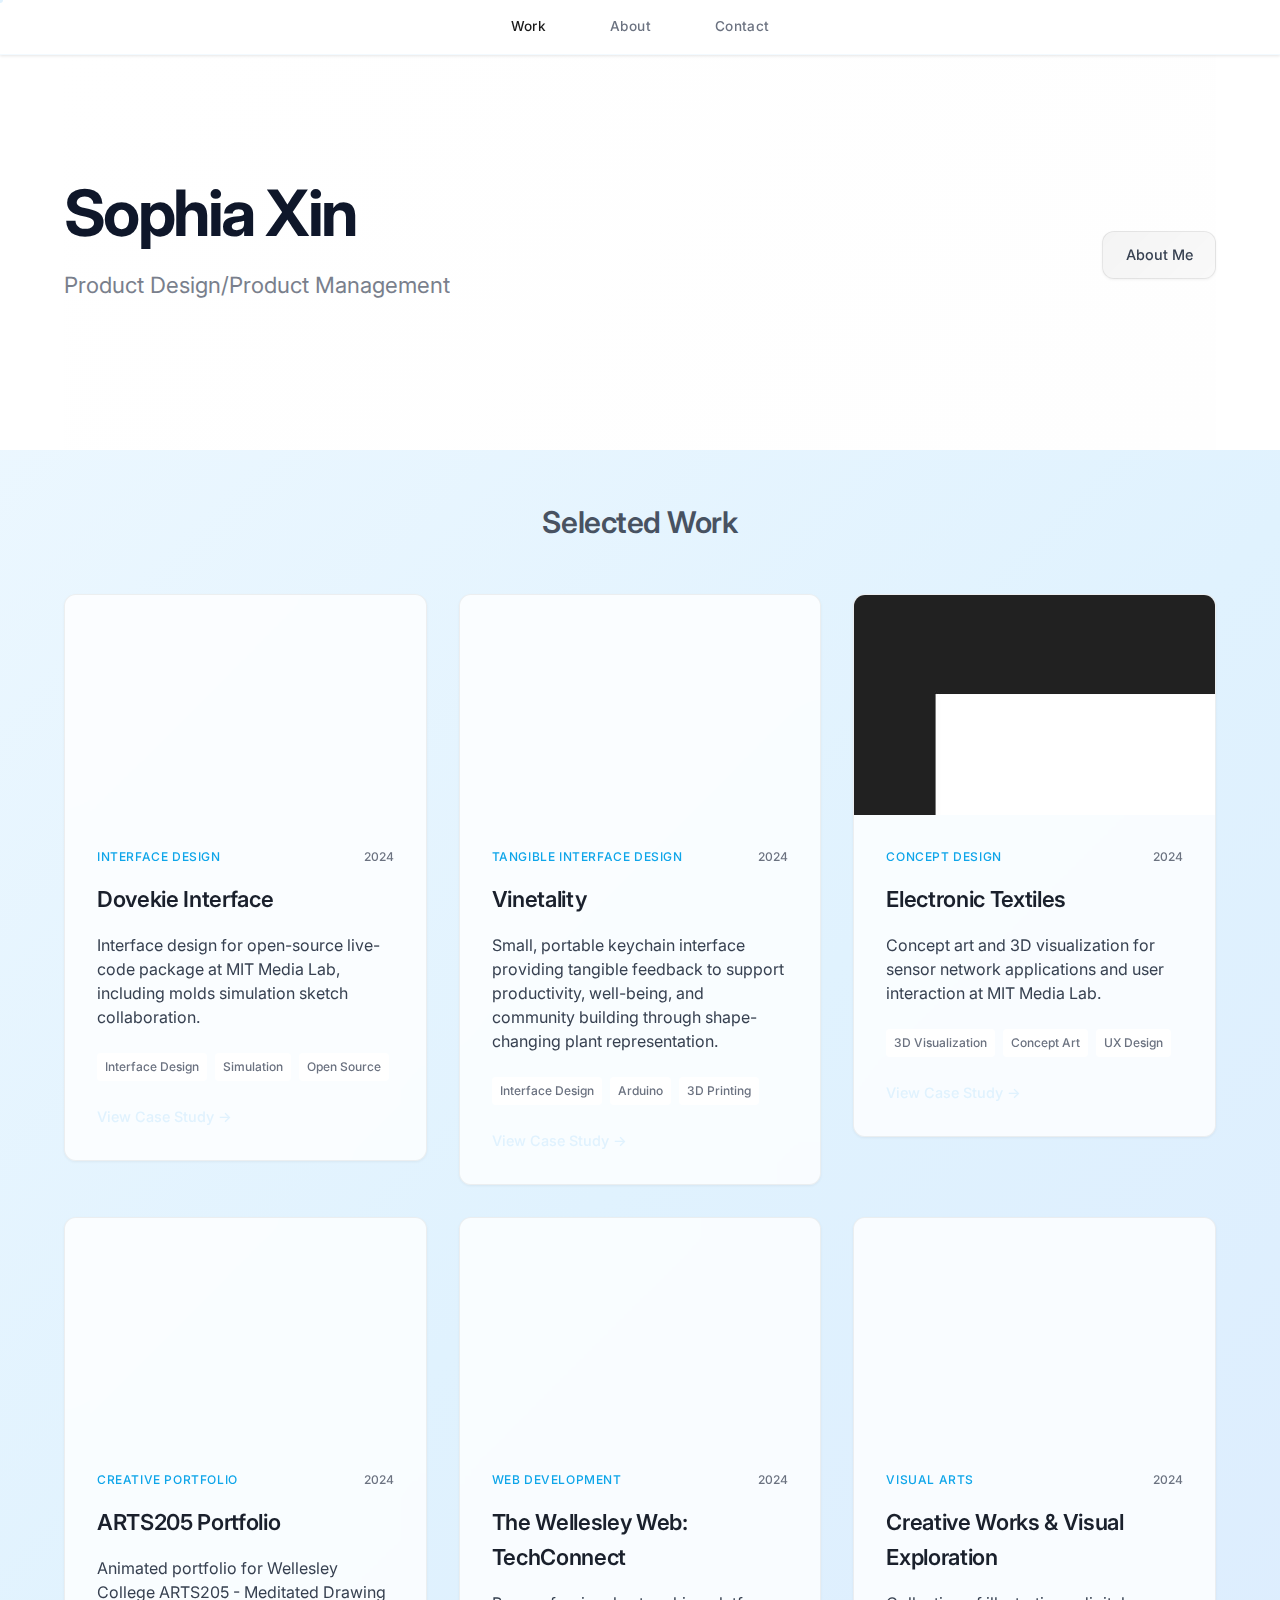
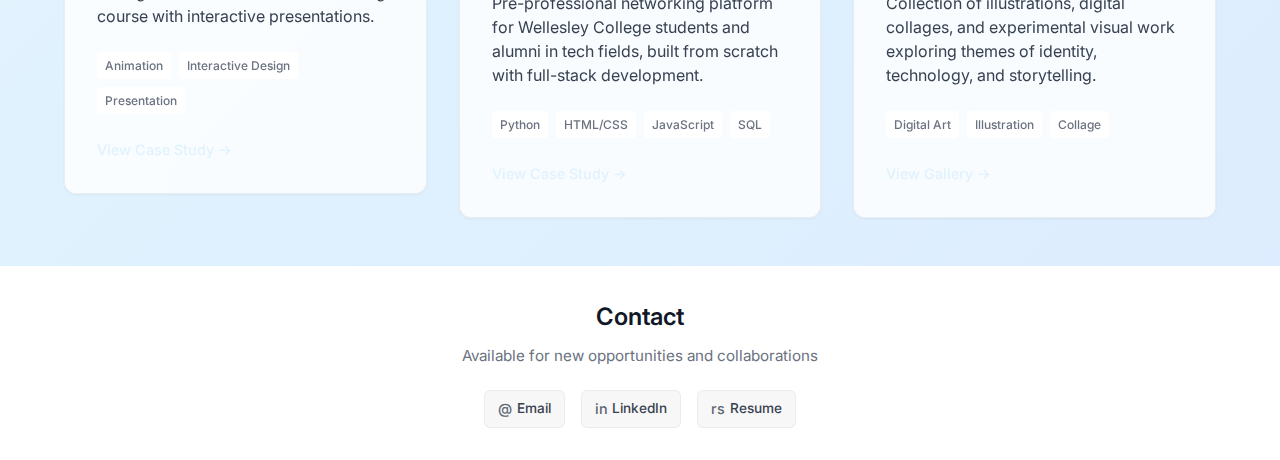
<file: index.html>
<!DOCTYPE html>
<html lang="en">
<head>
    <meta charset="UTF-8">
    <meta name="viewport" content="width=device-width, initial-scale=1.0">
    <title>Sophia Xin - Portfolio</title>
    <link rel="stylesheet" href="style.css?v=6">
</head>
<body>
    <div class="cursor-dot" data-cursor-dot></div>
    <div class="cursor-outline" data-cursor-outline></div>
    
    <header class="header">
        <nav class="nav">
            <a href="index.html" class="nav-link active">Work</a>
            <a href="about.html" class="nav-link">About</a>
            <a href="#contact" class="nav-link">Contact</a>
        </nav>
    </header>

    <main>
        <section class="hero">
            <div class="hero-content">
                <div class="hero-left">
                    <h1 class="hero-title animated-text">Sophia Xin</h1>
                    <div class="hero-subtitle">
                        <span>Product Design/Product Management</span>
                    </div>
                </div>
                <div class="hero-right">
                    <a href="about.html" class="about-button">About Me</a>
                </div>
            </div>
        </section>

        <section id="projects" class="section projects-section">
            <div class="projects-header">
                <h2 class="section-title section-title-left">Selected Work</h2>
            </div>
            <div class="projects-grid">
                <a href="dovekie.html" class="project-card-link">
                    <article class="project-card" data-project="dovekie">
                        <div class="project-image">
                            <iframe 
                                src="https://www.youtube.com/embed/AaxXMroazQs" 
                                title="Dovekie Interface Demo" 
                                frameborder="0" 
                                allow="accelerometer; autoplay; clipboard-write; encrypted-media; gyroscope; picture-in-picture" 
                                allowfullscreen
                                class="project-video">
                            </iframe>
                        </div>
                        <div class="project-content">
                            <div class="project-meta">
                                <span class="project-type">Interface Design</span>
                                <span class="project-year">2024</span>
                            </div>
                            <h3 class="project-title">Dovekie Interface</h3>
                            <p class="project-description">Interface design for open-source live-code package at MIT Media Lab, including molds simulation sketch collaboration.</p>
                            <div class="project-tech">
                                <span>Interface Design</span>
                                <span>Simulation</span>
                                <span>Open Source</span>
                            </div>
                            <span class="project-link">View Case Study →</span>
                        </div>
                    </article>
                </a>
                <a href="vinetality.html" class="project-card-link">
                    <article class="project-card" data-project="vinetality">
                        <div class="project-image">
                            <iframe 
                                src="https://www.youtube.com/embed/Wz0rExoqUfM" 
                                title="Vinetality Demo" 
                                frameborder="0" 
                                allow="accelerometer; autoplay; clipboard-write; encrypted-media; gyroscope; picture-in-picture" 
                                allowfullscreen
                                class="project-video">
                            </iframe>
                        </div>
                        <div class="project-content">
                            <div class="project-meta">
                                <span class="project-type">Tangible Interface Design</span>
                                <span class="project-year">2024</span>
                            </div>
                            <h3 class="project-title">Vinetality</h3>
                            <p class="project-description">Small, portable keychain interface providing tangible feedback to support productivity, well-being, and community building through shape-changing plant representation.</p>
                            <div class="project-tech">
                                <span>Interface Design</span>
                                <span>Arduino</span>
                                <span>3D Printing</span>
                            </div>
                            <span class="project-link">View Case Study →</span>
                        </div>
                    </article>
                </a>
                <a href="etextiles.html" class="project-card-link">
                    <article class="project-card" data-project="etextiles">
                        <div class="project-image">
                            <img src="images/etextiles_Portfolio0.jpg" alt="Electronic Textiles Preview" class="project-img">
                        </div>
                        <div class="project-content">
                            <div class="project-meta">
                                <span class="project-type">Concept Design</span>
                                <span class="project-year">2024</span>
                            </div>
                            <h3 class="project-title">Electronic Textiles</h3>
                            <p class="project-description">Concept art and 3D visualization for sensor network applications and user interaction at MIT Media Lab.</p>
                            <div class="project-tech">
                                <span>3D Visualization</span>
                                <span>Concept Art</span>
                                <span>UX Design</span>
                            </div>
                            <span class="project-link">View Case Study →</span>
                        </div>
                    </article>
                </a>
                <a href="portfolio.html" class="project-card-link">
                    <article class="project-card" data-project="portfolio">
                        <div class="project-image">
                            <iframe 
                                src="https://docs.google.com/presentation/d/1jslD6MsrWgA6xIfu7wktOjOvYFiQ4dAFNwh--_PbIpk/embed?start=true&loop=true&delayms=4000"
                                frameborder="0" 
                                class="project-video"
                                allowfullscreen="true" 
                                mozallowfullscreen="true" 
                                webkitallowfullscreen="true">
                            </iframe>
                        </div>
                        <div class="project-content">
                            <div class="project-meta">
                                <span class="project-type">Creative Portfolio</span>
                                <span class="project-year">2024</span>
                            </div>
                            <h3 class="project-title">ARTS205 Portfolio</h3>
                            <p class="project-description">Animated portfolio for Wellesley College ARTS205 - Meditated Drawing course with interactive presentations.</p>
                            <div class="project-tech">
                                <span>Animation</span>
                                <span>Interactive Design</span>
                                <span>Presentation</span>
                            </div>
                            <span class="project-link">View Case Study →</span>
                        </div>
                    </article>
                </a>
                <a href="wellesleyweb.html" class="project-card-link">
                    <article class="project-card" data-project="wellesleyweb">
                        <div class="project-image">
                            <iframe 
                                src="https://www.youtube.com/embed/lxu5UYm1luk" 
                                title="The Wellesley Web Demo" 
                                frameborder="0" 
                                allow="accelerometer; autoplay; clipboard-write; encrypted-media; gyroscope; picture-in-picture" 
                                allowfullscreen
                                class="project-video">
                            </iframe>
                        </div>
                        <div class="project-content">
                            <div class="project-meta">
                                <span class="project-type">Web Development</span>
                                <span class="project-year">2024</span>
                            </div>
                            <h3 class="project-title">The Wellesley Web: TechConnect</h3>
                            <p class="project-description">Pre-professional networking platform for Wellesley College students and alumni in tech fields, built from scratch with full-stack development.</p>
                            <div class="project-tech">
                                <span>Python</span>
                                <span>HTML/CSS</span>
                                <span>JavaScript</span>
                                <span>SQL</span>
                            </div>
                            <span class="project-link">View Case Study →</span>
                        </div>
                    </article>
                </a>
                <a href="artwork.html" class="project-card-link">
                    <article class="project-card" data-project="artwork">
                        <div class="project-image">
                            <div class="project-placeholder" data-type="art"></div>
                        </div>
                        <div class="project-content">
                            <div class="project-meta">
                                <span class="project-type">Visual Arts</span>
                                <span class="project-year">2024</span>
                            </div>
                            <h3 class="project-title">Creative Works & Visual Exploration</h3>
                            <p class="project-description">Collection of illustrations, digital collages, and experimental visual work exploring themes of identity, technology, and storytelling.</p>
                            <div class="project-tech">
                                <span>Digital Art</span>
                                <span>Illustration</span>
                                <span>Collage</span>
                            </div>
                            <span class="project-link">View Gallery →</span>
                        </div>
                    </article>
                </a>
            </div>
        </section>

        <section id="contact" class="section">
            <div class="contact-content">
                <h2 class="contact-title">Contact</h2>
                <p class="contact-subtitle">Available for new opportunities and collaborations</p>
                <div class="contact-grid">
                    <a href="mailto:sx103@wellesley.edu" class="contact-item">
                        <span class="contact-icon">@</span>
                        <span>Email</span>
                    </a>
                    <a href="https://www.linkedin.com/in/sophia-xin" class="contact-item">
                        <span class="contact-icon">in</span>
                        <span>LinkedIn</span>
                    </a>
                    <a href="https://docs.google.com/document/d/1VmzsV-sRt1MJc0Y6ywQl7R05WRMsTR86eigWNJyr8Hg/edit?usp=sharing" class="contact-item" target="_blank">
                        <span class="contact-icon">rs</span>
                        <span>Resume</span>
                    </a>
                </div>
            </div>
        </section>
    </main>
    <script src="script.js"></script>
</body>
</html>
</file>
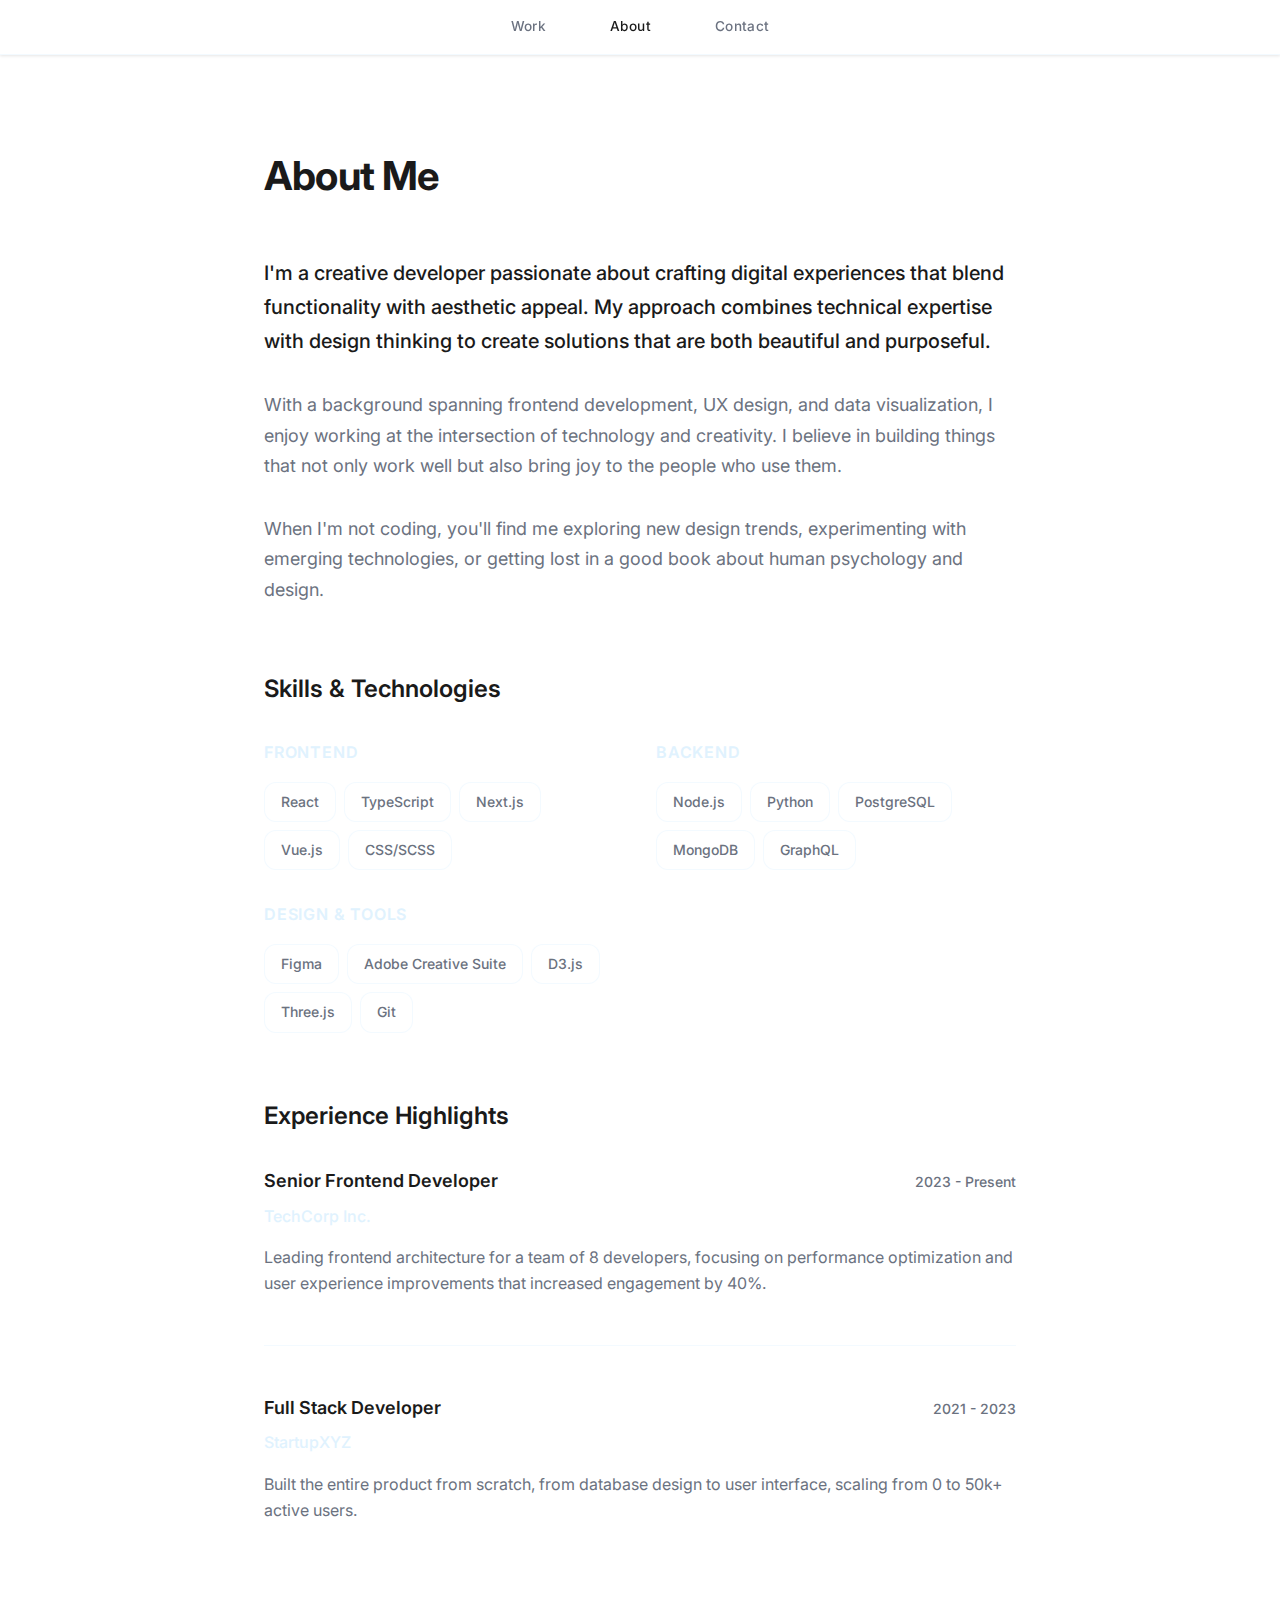
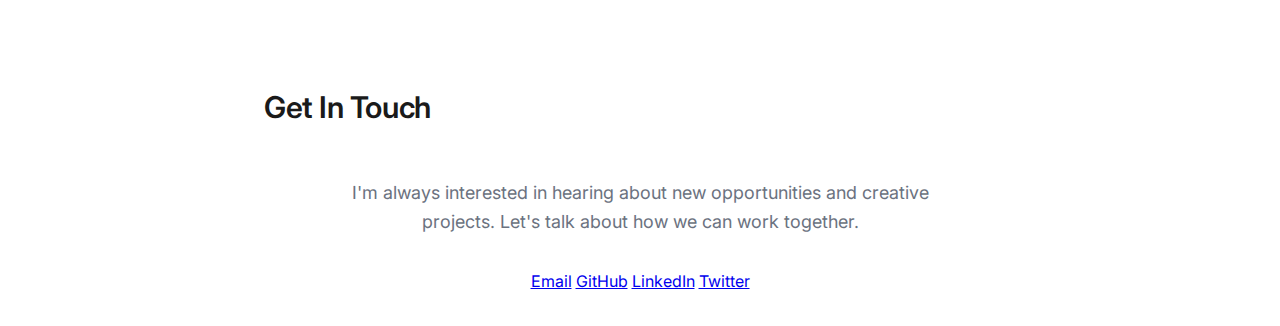
<file: about.html>
<!DOCTYPE html>
<html lang="en">
<head>
    <meta charset="UTF-8">
    <meta name="viewport" content="width=device-width, initial-scale=1.0">
    <title>About - Your Name</title>
    <link rel="stylesheet" href="style.css?v=4">
</head>
<body>
    <header class="header">
        <nav class="nav">
            <a href="index.html" class="nav-link">Work</a>
            <a href="about.html" class="nav-link active">About</a>
            <a href="#contact" class="nav-link">Contact</a>
        </nav>
    </header>

    <main class="about-main">
        <section class="about-hero">
            <div class="about-content">
                <h1 class="about-title">About Me</h1>
                <div class="about-text">
                    <p class="about-intro">
                        I'm a creative developer passionate about crafting digital experiences that blend functionality with aesthetic appeal. 
                        My approach combines technical expertise with design thinking to create solutions that are both beautiful and purposeful.
                    </p>
                    
                    <p>
                        With a background spanning frontend development, UX design, and data visualization, I enjoy working at the intersection 
                        of technology and creativity. I believe in building things that not only work well but also bring joy to the people who use them.
                    </p>
                    
                    <p>
                        When I'm not coding, you'll find me exploring new design trends, experimenting with emerging technologies, 
                        or getting lost in a good book about human psychology and design.
                    </p>
                </div>
                
                <div class="skills-section">
                    <h2 class="skills-title">Skills & Technologies</h2>
                    <div class="skills-grid">
                        <div class="skill-category">
                            <h3>Frontend</h3>
                            <div class="skill-tags">
                                <span>React</span>
                                <span>TypeScript</span>
                                <span>Next.js</span>
                                <span>Vue.js</span>
                                <span>CSS/SCSS</span>
                            </div>
                        </div>
                        <div class="skill-category">
                            <h3>Backend</h3>
                            <div class="skill-tags">
                                <span>Node.js</span>
                                <span>Python</span>
                                <span>PostgreSQL</span>
                                <span>MongoDB</span>
                                <span>GraphQL</span>
                            </div>
                        </div>
                        <div class="skill-category">
                            <h3>Design & Tools</h3>
                            <div class="skill-tags">
                                <span>Figma</span>
                                <span>Adobe Creative Suite</span>
                                <span>D3.js</span>
                                <span>Three.js</span>
                                <span>Git</span>
                            </div>
                        </div>
                    </div>
                </div>

                <div class="experience-section">
                    <h2 class="experience-title">Experience Highlights</h2>
                    <div class="experience-list">
                        <div class="experience-item">
                            <div class="experience-header">
                                <h3>Senior Frontend Developer</h3>
                                <span class="experience-period">2023 - Present</span>
                            </div>
                            <p class="experience-company">TechCorp Inc.</p>
                            <p class="experience-description">
                                Leading frontend architecture for a team of 8 developers, focusing on performance optimization 
                                and user experience improvements that increased engagement by 40%.
                            </p>
                        </div>
                        <div class="experience-item">
                            <div class="experience-header">
                                <h3>Full Stack Developer</h3>
                                <span class="experience-period">2021 - 2023</span>
                            </div>
                            <p class="experience-company">StartupXYZ</p>
                            <p class="experience-description">
                                Built the entire product from scratch, from database design to user interface, 
                                scaling from 0 to 50k+ active users.
                            </p>
                        </div>
                    </div>
                </div>
            </div>
        </section>

        <section id="contact" class="section">
            <h2 class="section-title">Get In Touch</h2>
            <div class="contact-content">
                <p class="contact-intro">
                    I'm always interested in hearing about new opportunities and creative projects. 
                    Let's talk about how we can work together.
                </p>
                <div class="contact-links">
                    <a href="mailto:your.email@example.com" class="contact-link">Email</a>
                    <a href="https://github.com/yourusername" class="contact-link">GitHub</a>
                    <a href="https://linkedin.com/in/yourprofile" class="contact-link">LinkedIn</a>
                    <a href="https://twitter.com/yourusername" class="contact-link">Twitter</a>
                </div>
            </div>
        </section>
    </main>
    <script src="script.js"></script>
</body>
</html>
</file>
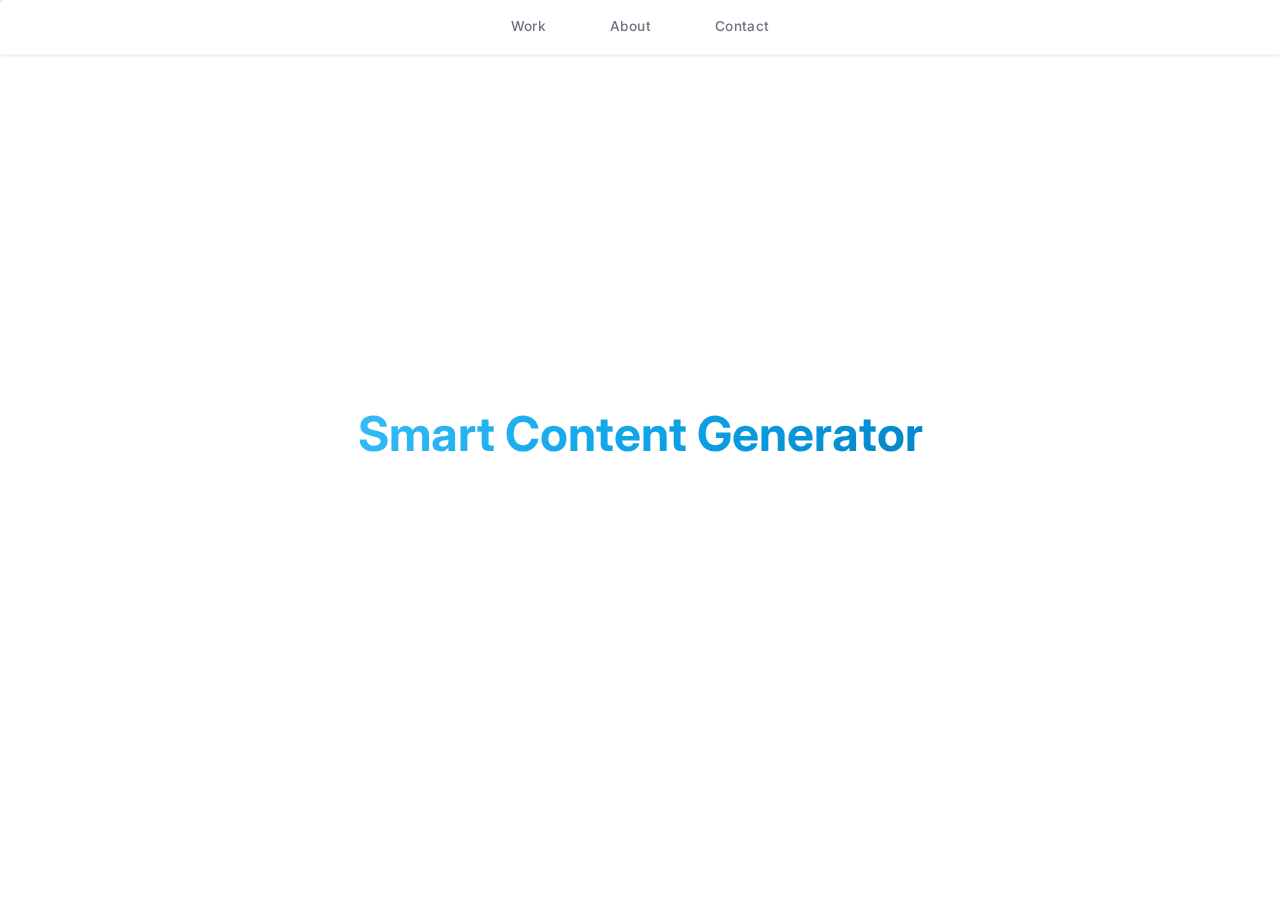
<file: aicontentgen.html>
<!DOCTYPE html>
<html lang="en">
<head>
    <meta charset="UTF-8">
    <meta name="viewport" content="width=device-width, initial-scale=1.0">
    <title>Smart Content Generator - Sophia Xin</title>
    <link rel="stylesheet" href="style.css?v=6">
</head>
<body>
    <div class="cursor-dot" data-cursor-dot></div>
    <div class="cursor-outline" data-cursor-outline></div>
    
    <header class="header">
        <nav class="nav">
            <a href="index.html" class="nav-link">Work</a>
            <a href="about.html" class="nav-link">About</a>
            <a href="index.html#contact" class="nav-link">Contact</a>
        </nav>
    </header>

    <main>
        <section class="project-page">
            <div class="project-page-content">
                <h1 class="project-page-title">Smart Content Generator</h1>
            </div>
        </section>
    </main>
    
    <script src="script.js"></script>
</body>
</html>
</file>
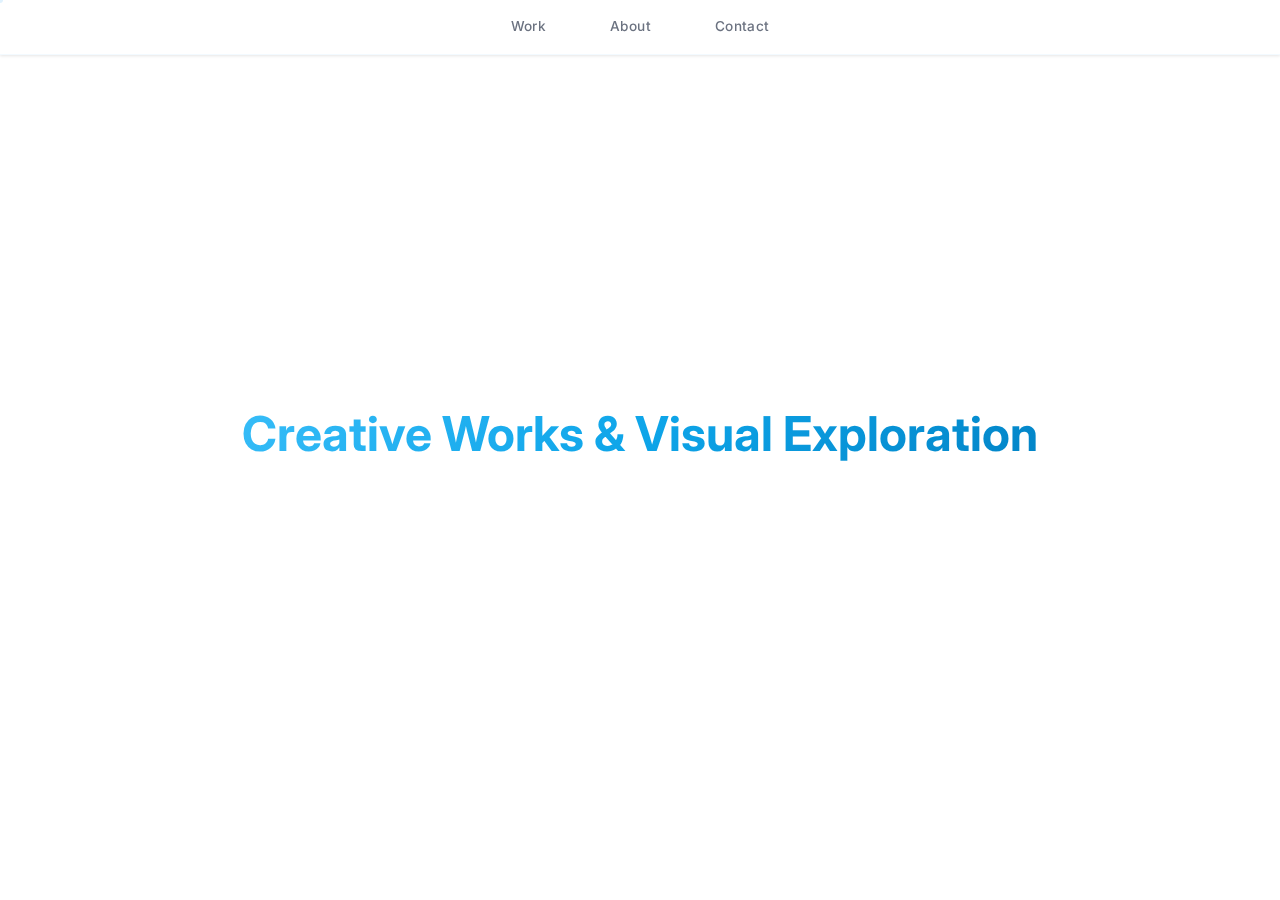
<file: artwork.html>
<!DOCTYPE html>
<html lang="en">
<head>
    <meta charset="UTF-8">
    <meta name="viewport" content="width=device-width, initial-scale=1.0">
    <title>Creative Works & Visual Exploration - Sophia Xin</title>
    <link rel="stylesheet" href="style.css?v=6">
</head>
<body>
    <div class="cursor-dot" data-cursor-dot></div>
    <div class="cursor-outline" data-cursor-outline></div>
    
    <header class="header">
        <nav class="nav">
            <a href="index.html" class="nav-link">Work</a>
            <a href="about.html" class="nav-link">About</a>
            <a href="index.html#contact" class="nav-link">Contact</a>
        </nav>
    </header>

    <main>
        <section class="project-page">
            <div class="project-page-content">
                <h1 class="project-page-title">Creative Works & Visual Exploration</h1>
            </div>
        </section>
    </main>
    
    <script src="script.js"></script>
</body>
</html>
</file>
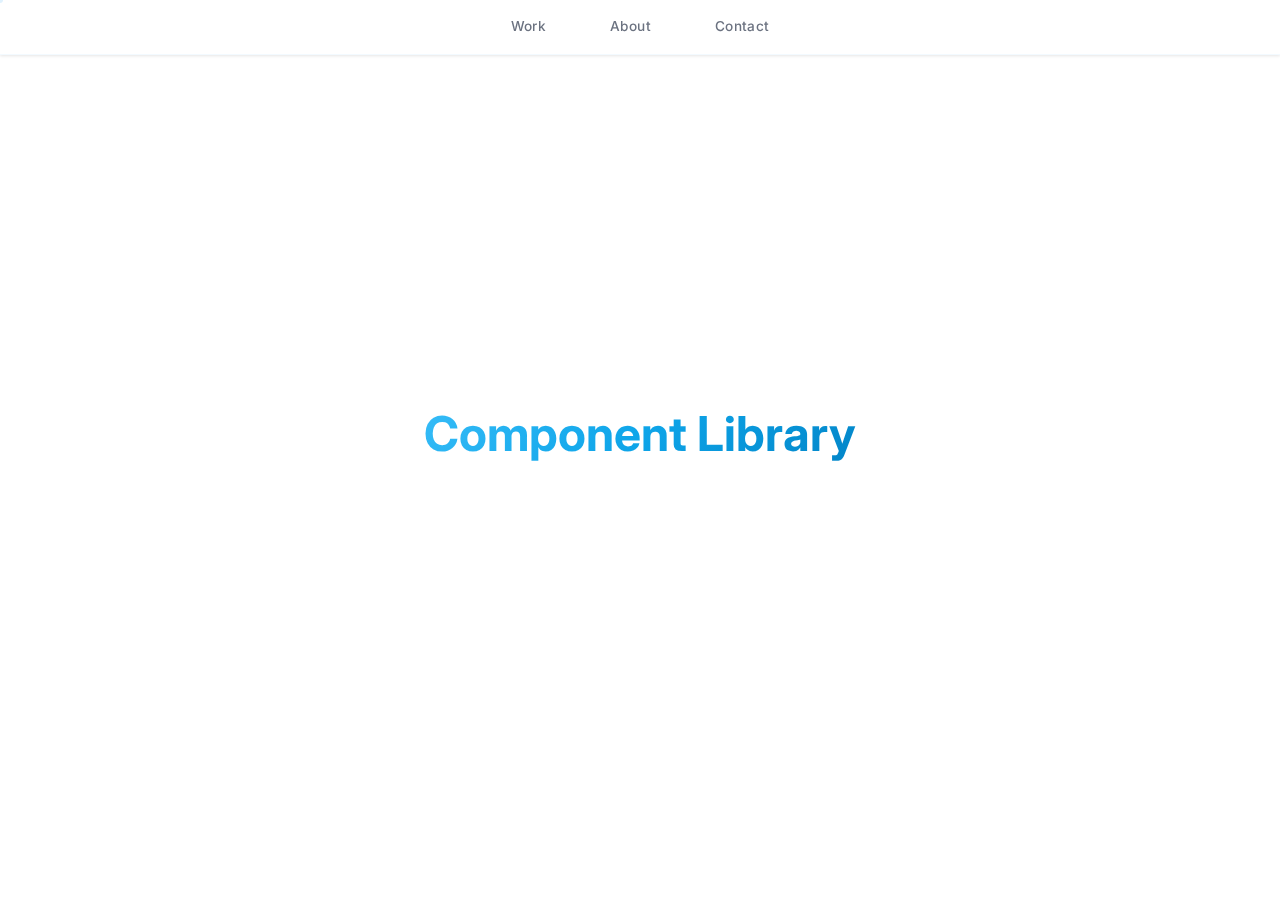
<file: componentlibrary.html>
<!DOCTYPE html>
<html lang="en">
<head>
    <meta charset="UTF-8">
    <meta name="viewport" content="width=device-width, initial-scale=1.0">
    <title>Component Library - Sophia Xin</title>
    <link rel="stylesheet" href="style.css?v=6">
</head>
<body>
    <div class="cursor-dot" data-cursor-dot></div>
    <div class="cursor-outline" data-cursor-outline></div>
    
    <header class="header">
        <nav class="nav">
            <a href="index.html" class="nav-link">Work</a>
            <a href="about.html" class="nav-link">About</a>
            <a href="index.html#contact" class="nav-link">Contact</a>
        </nav>
    </header>

    <main>
        <section class="project-page">
            <div class="project-page-content">
                <h1 class="project-page-title">Component Library</h1>
            </div>
        </section>
    </main>
    
    <script src="script.js"></script>
</body>
</html>
</file>
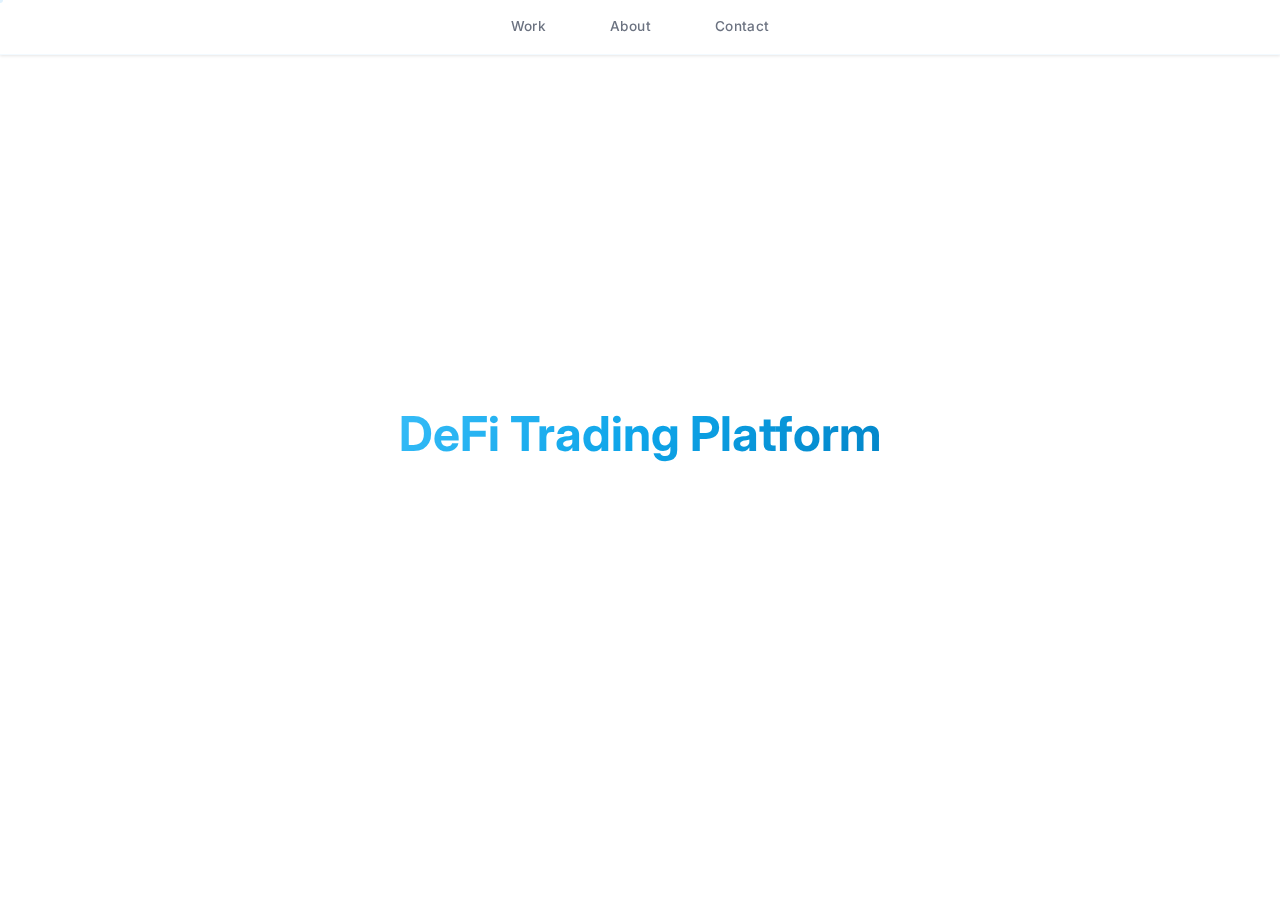
<file: defitrading.html>
<!DOCTYPE html>
<html lang="en">
<head>
    <meta charset="UTF-8">
    <meta name="viewport" content="width=device-width, initial-scale=1.0">
    <title>DeFi Trading Platform - Sophia Xin</title>
    <link rel="stylesheet" href="style.css?v=6">
</head>
<body>
    <div class="cursor-dot" data-cursor-dot></div>
    <div class="cursor-outline" data-cursor-outline></div>
    
    <header class="header">
        <nav class="nav">
            <a href="index.html" class="nav-link">Work</a>
            <a href="about.html" class="nav-link">About</a>
            <a href="index.html#contact" class="nav-link">Contact</a>
        </nav>
    </header>

    <main>
        <section class="project-page">
            <div class="project-page-content">
                <h1 class="project-page-title">DeFi Trading Platform</h1>
            </div>
        </section>
    </main>
    
    <script src="script.js"></script>
</body>
</html>
</file>
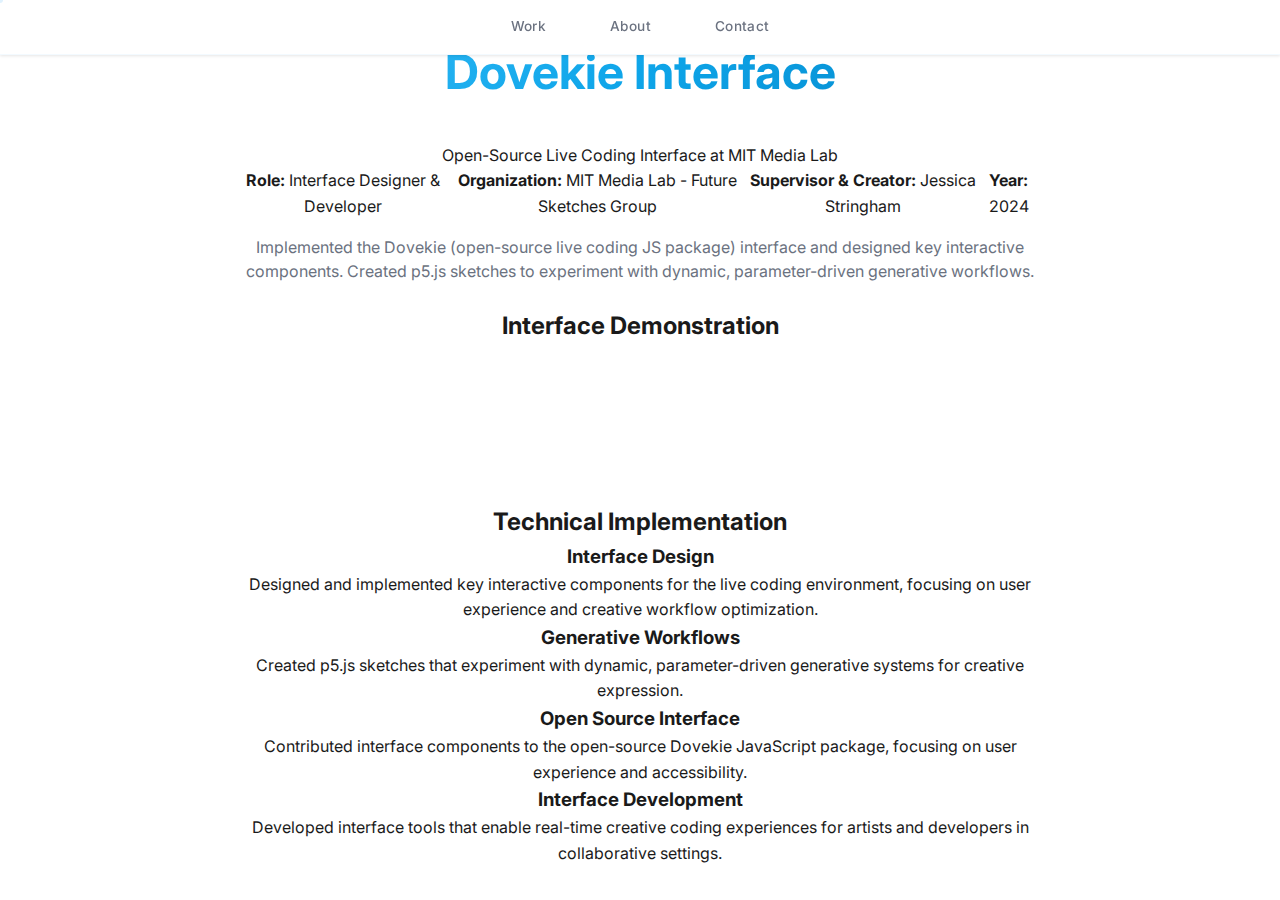
<file: dovekie.html>
<!DOCTYPE html>
<html lang="en">
<head>
    <meta charset="UTF-8">
    <meta name="viewport" content="width=device-width, initial-scale=1.0">
    <title>Dovekie Interface - Sophia Xin</title>
    <link rel="stylesheet" href="style.css?v=6">
</head>
<body>
    <div class="cursor-dot" data-cursor-dot></div>
    <div class="cursor-outline" data-cursor-outline></div>
    
    <header class="header">
        <nav class="nav">
            <a href="index.html" class="nav-link">Work</a>
            <a href="about.html" class="nav-link">About</a>
            <a href="index.html#contact" class="nav-link">Contact</a>
        </nav>
    </header>

    <main>
        <section class="project-page">
            <div class="project-page-content">
                <div class="project-hero">
                    <h1 class="project-page-title">Dovekie Interface</h1>
                    <p class="project-subtitle">Open-Source Live Coding Interface at MIT Media Lab</p>
                </div>
                
                <div class="project-overview">
                    <div class="project-meta">
                        <div class="meta-item">
                            <strong>Role:</strong> Interface Designer & Developer
                        </div>
                        <div class="meta-item">
                            <strong>Organization:</strong> MIT Media Lab - Future Sketches Group
                        </div>
                        <div class="meta-item">
                            <strong>Supervisor & Creator:</strong> Jessica Stringham
                        </div>
                        <div class="meta-item">
                            <strong>Year:</strong> 2024
                        </div>
                    </div>
                    
                    <p class="project-description">Implemented the Dovekie (open-source live coding JS package) interface and designed key interactive components. Created p5.js sketches to experiment with dynamic, parameter-driven generative workflows.</p>
                </div>

                <div class="project-demo">
                    <h2>Interface Demonstration</h2>
                    <div class="demo-container">
                        <iframe 
                            src="https://www.youtube.com/embed/AaxXMroazQs" 
                            title="Dovekie Interface Demo" 
                            frameborder="0" 
                            allow="accelerometer; autoplay; clipboard-write; encrypted-media; gyroscope; picture-in-picture" 
                            allowfullscreen
                            class="demo-video">
                        </iframe>
                    </div>
                </div>

                <div class="technical-approach">
                    <h2>Technical Implementation</h2>
                    <div class="approach-grid">
                        <div class="approach-item">
                            <h3>Interface Design</h3>
                            <p>Designed and implemented key interactive components for the live coding environment, focusing on user experience and creative workflow optimization.</p>
                        </div>
                        <div class="approach-item">
                            <h3>Generative Workflows</h3>
                            <p>Created p5.js sketches that experiment with dynamic, parameter-driven generative systems for creative expression.</p>
                        </div>
                        <div class="approach-item">
                            <h3>Open Source Interface</h3>
                            <p>Contributed interface components to the open-source Dovekie JavaScript package, focusing on user experience and accessibility.</p>
                        </div>
                        <div class="approach-item">
                            <h3>Interface Development</h3>
                            <p>Developed interface tools that enable real-time creative coding experiences for artists and developers in collaborative settings.</p>
                        </div>
                    </div>
                </div>
            </div>
        </section>
    </main>
    
    <script src="script.js"></script>
</body>
</html>
</file>
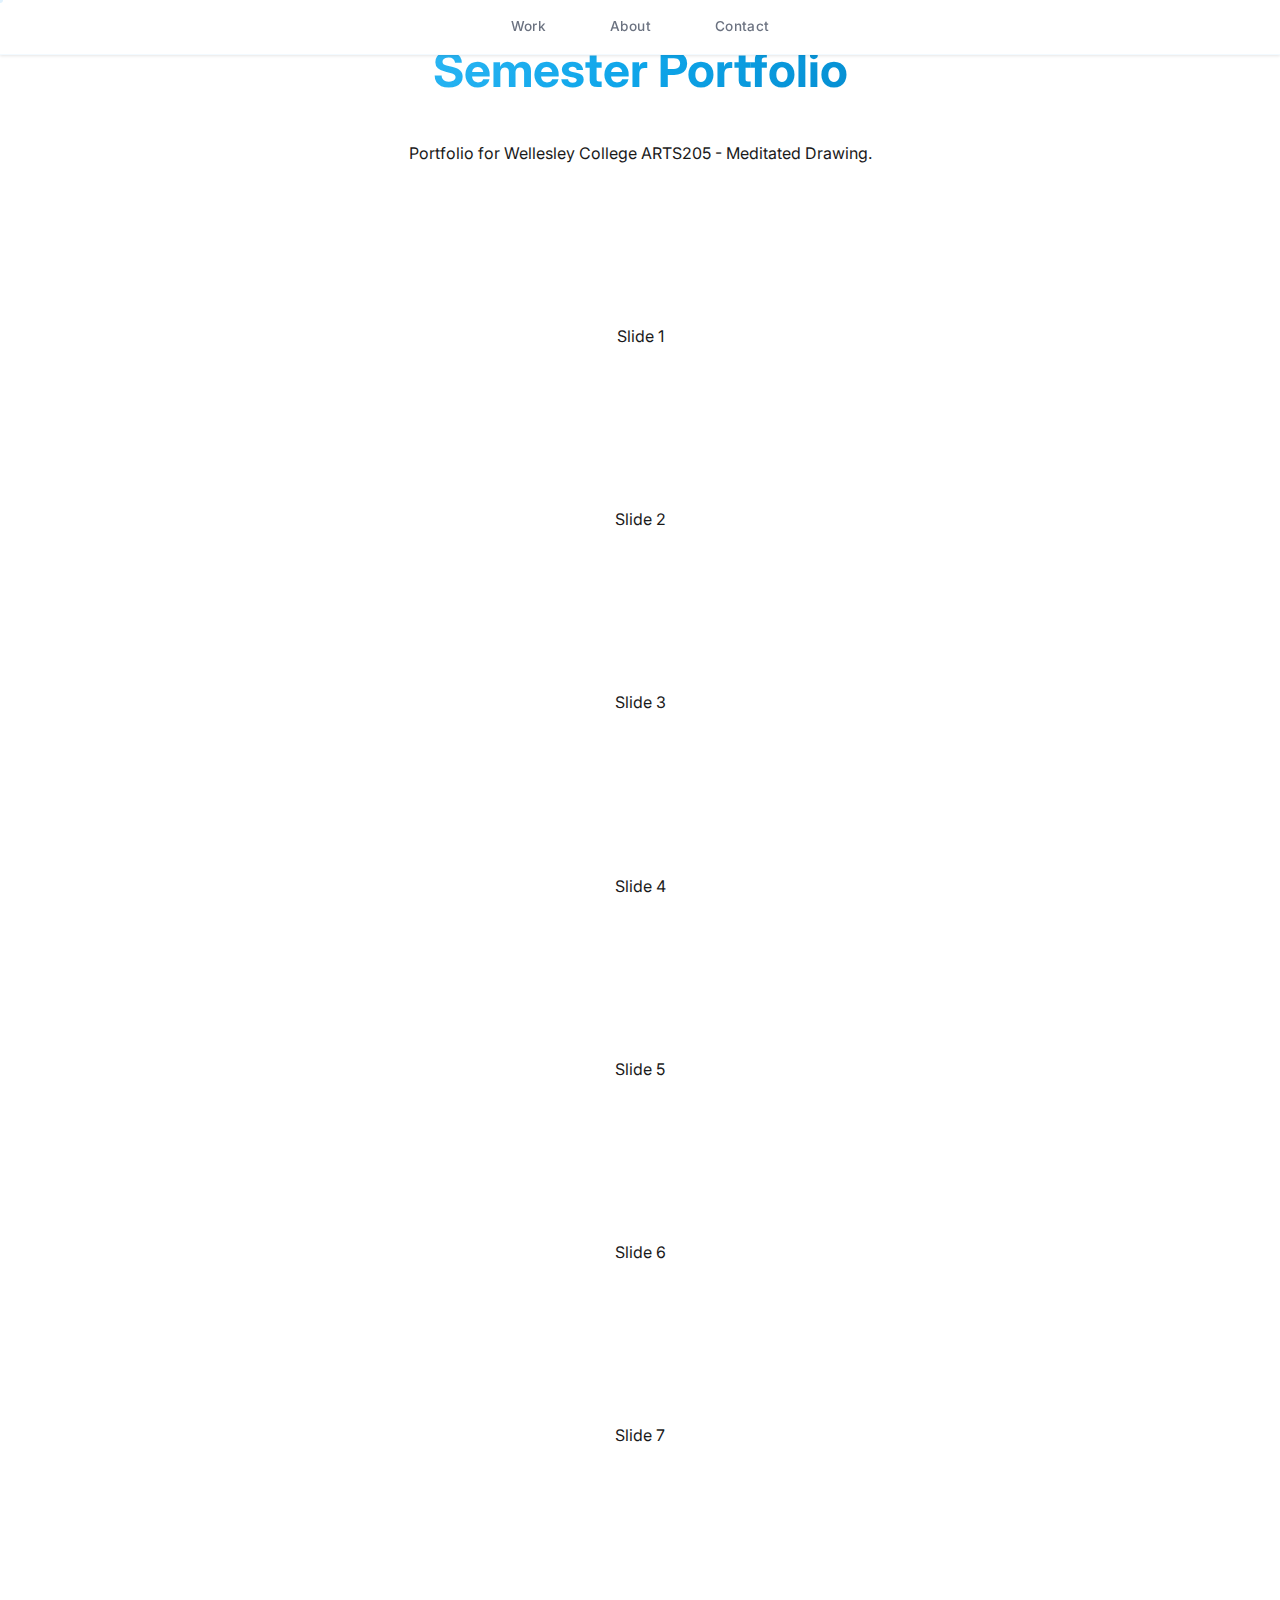
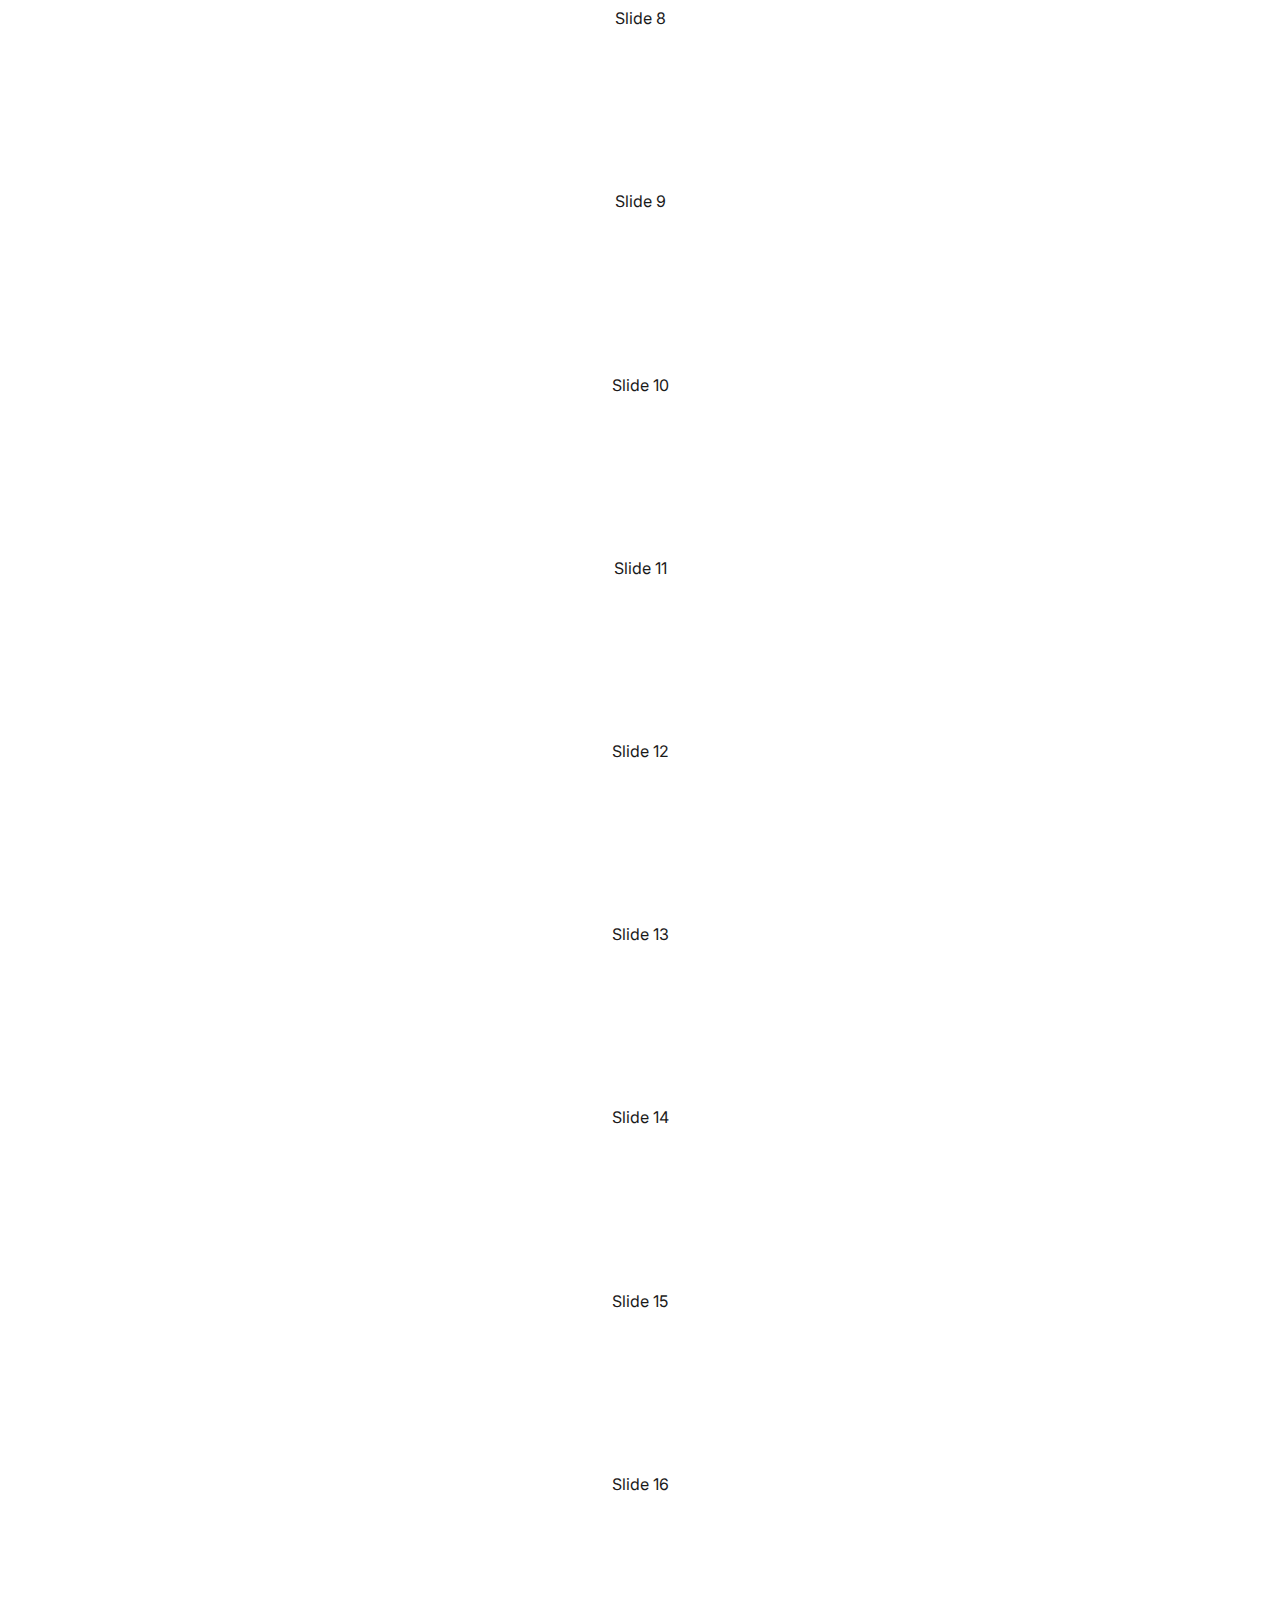
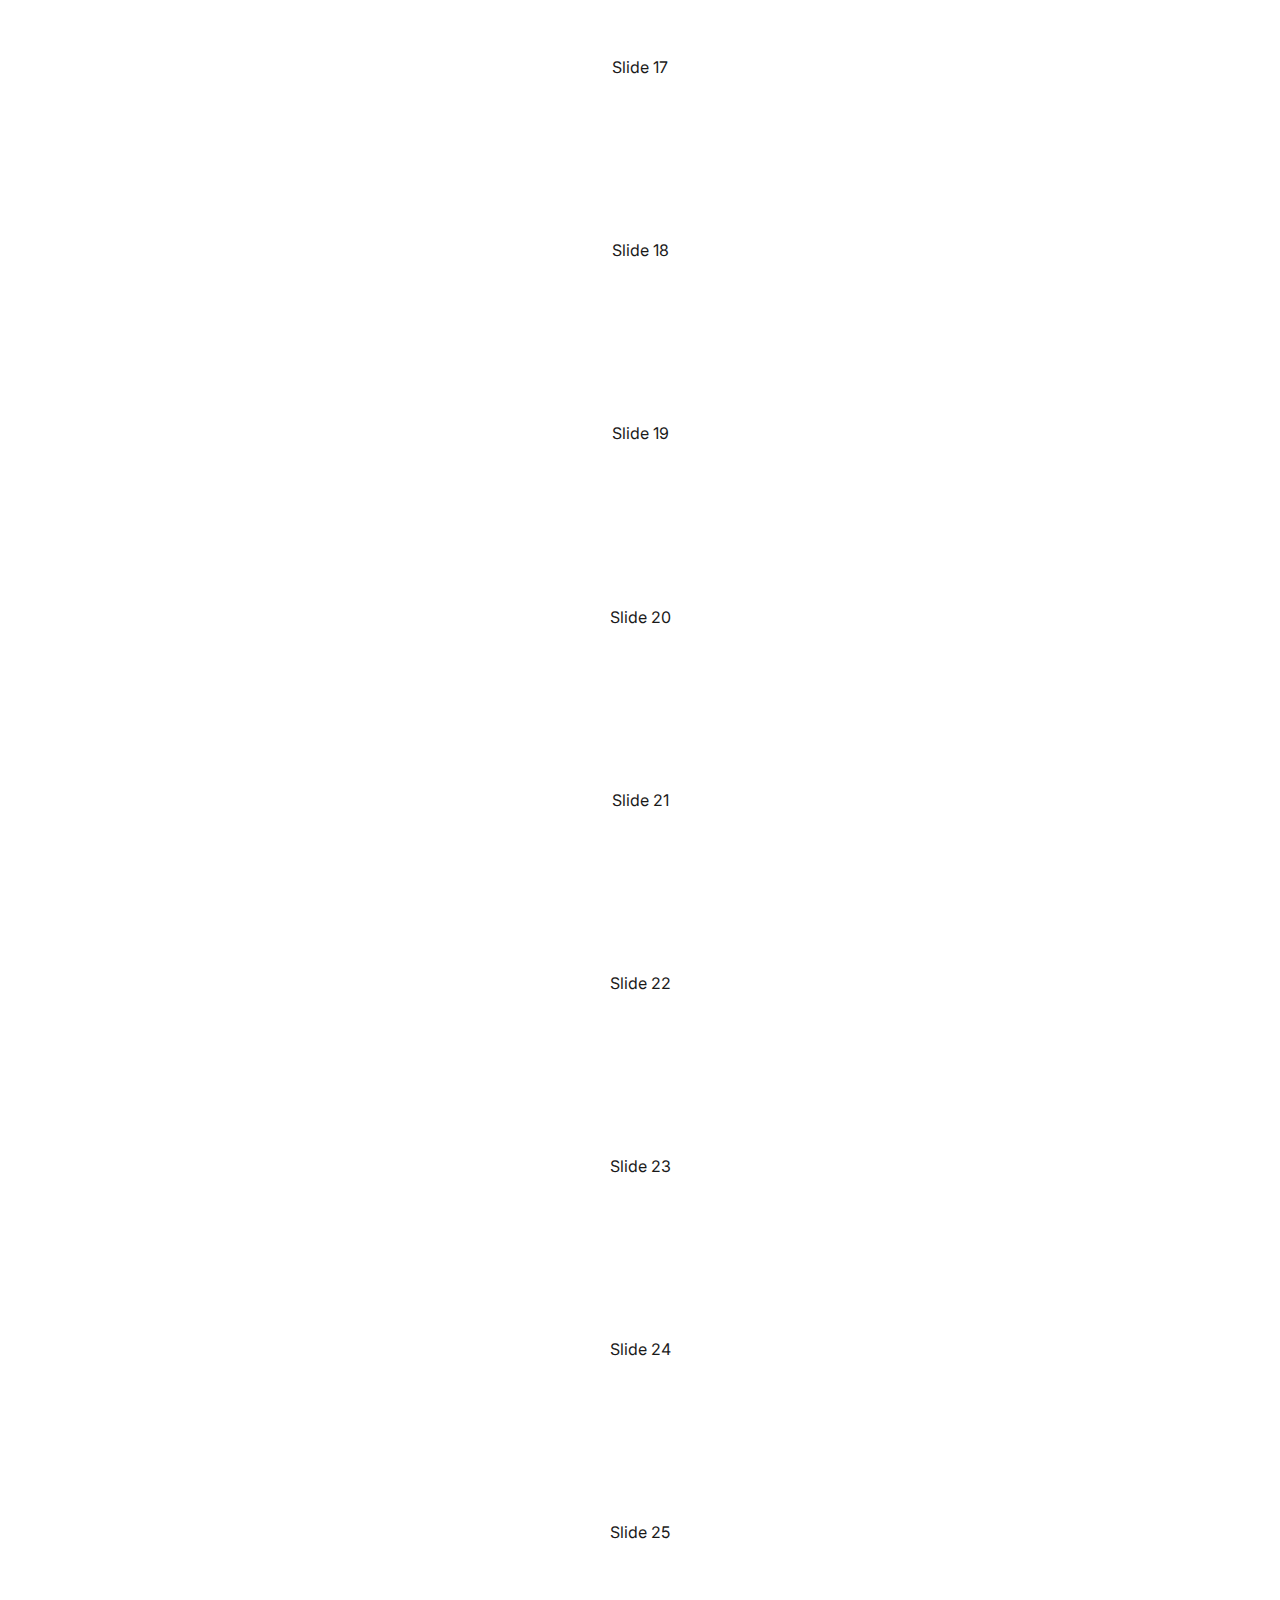
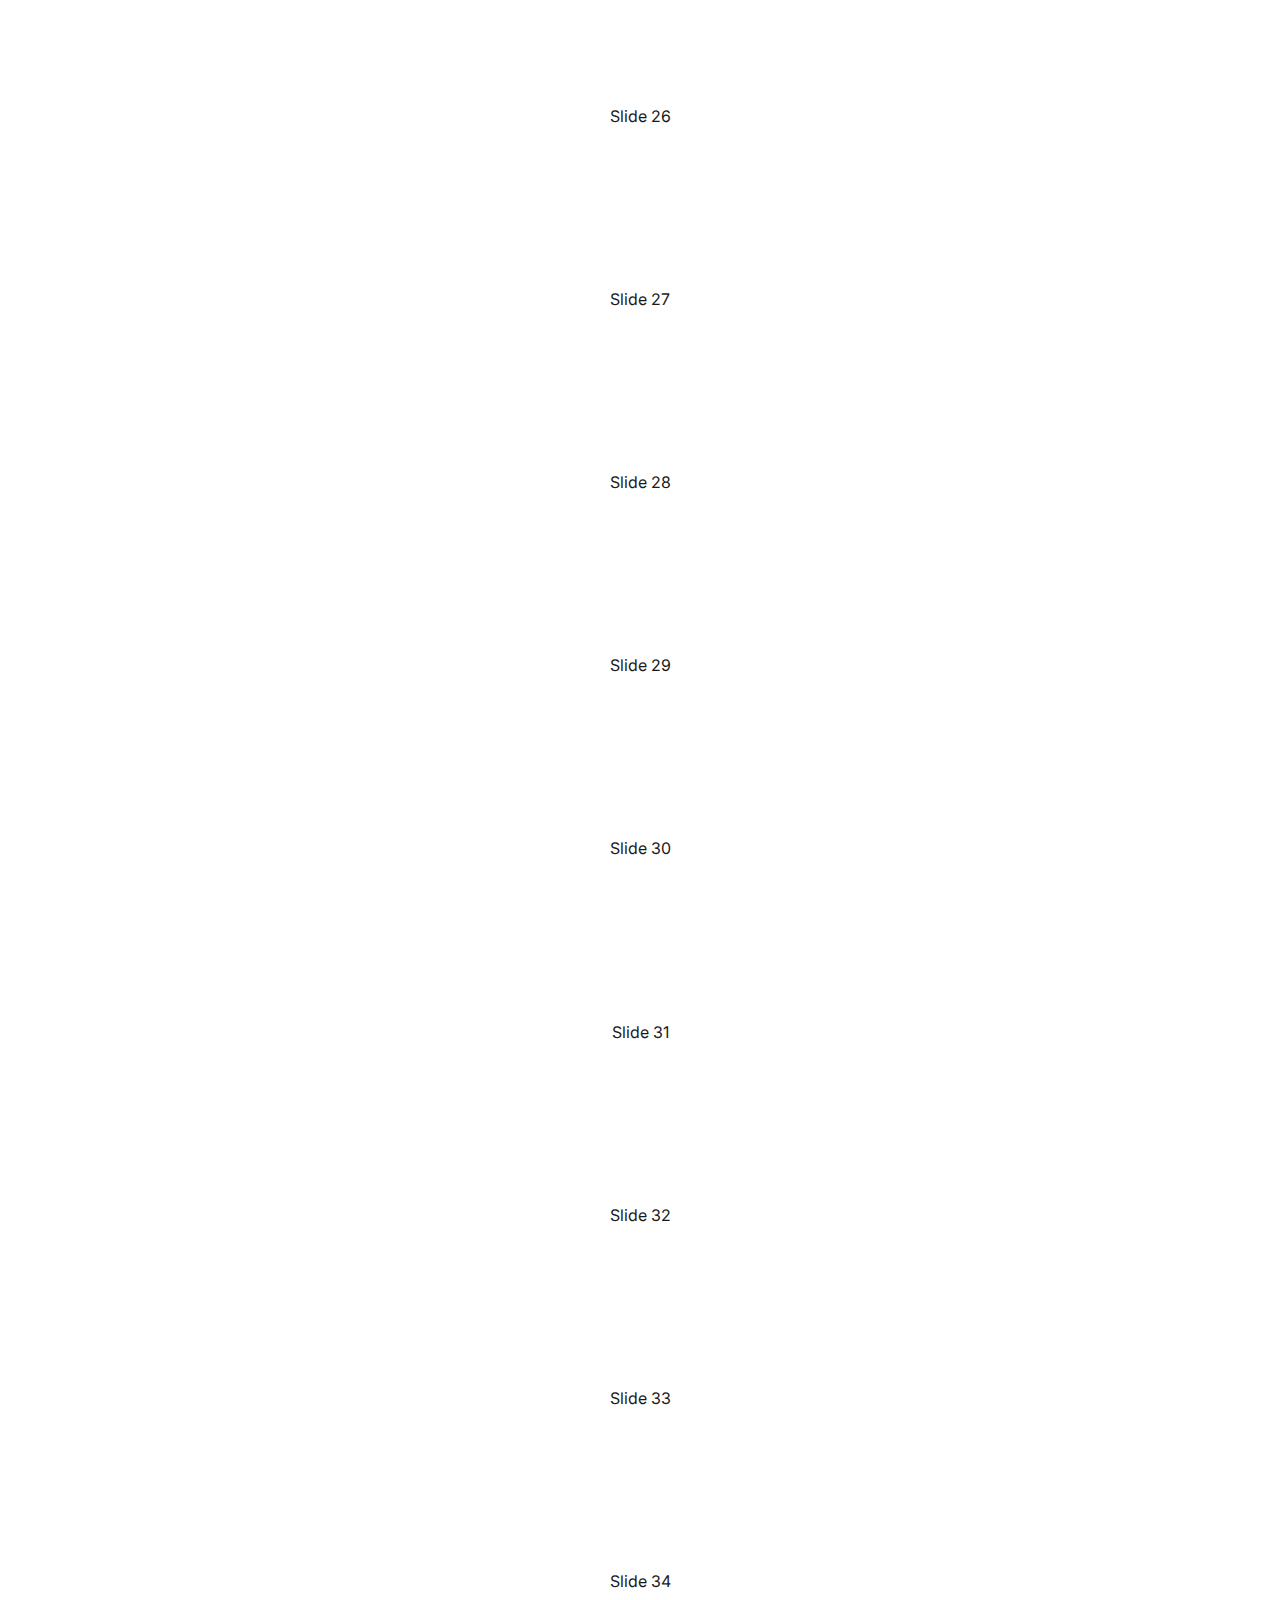
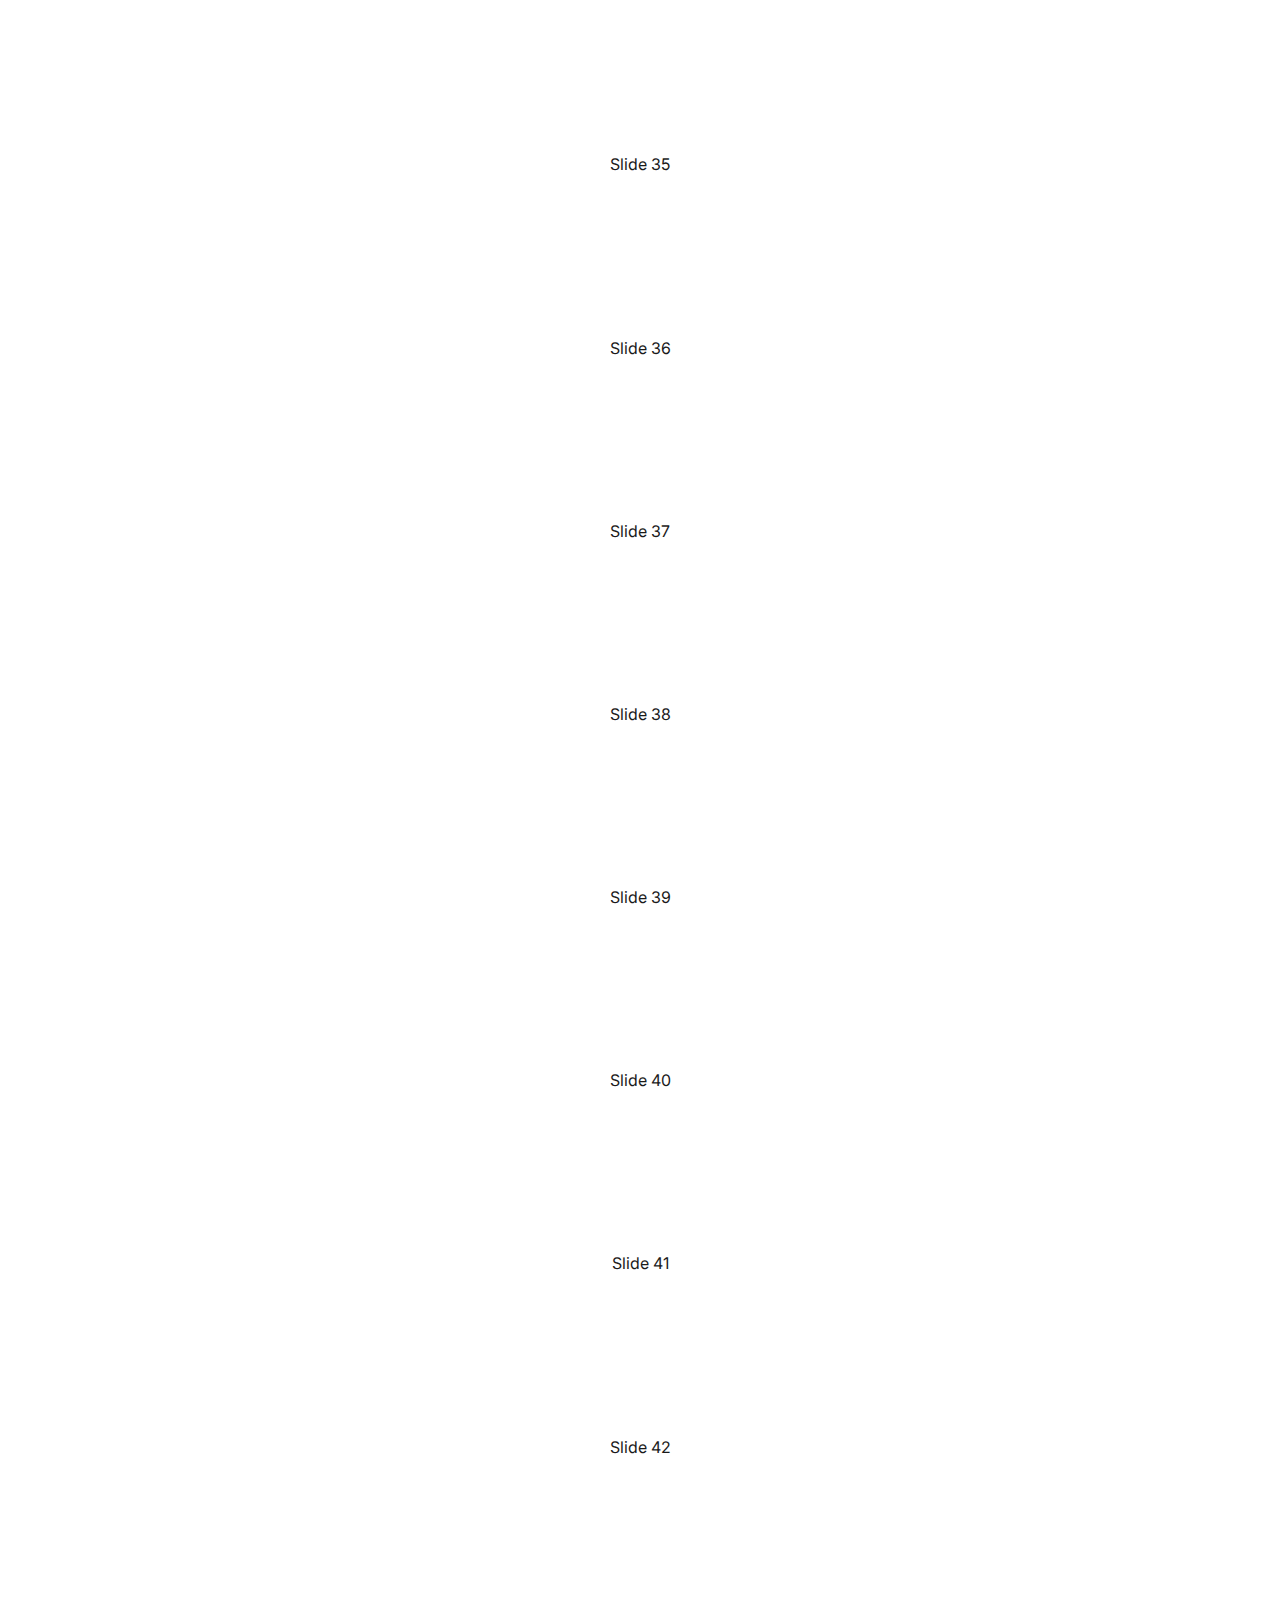
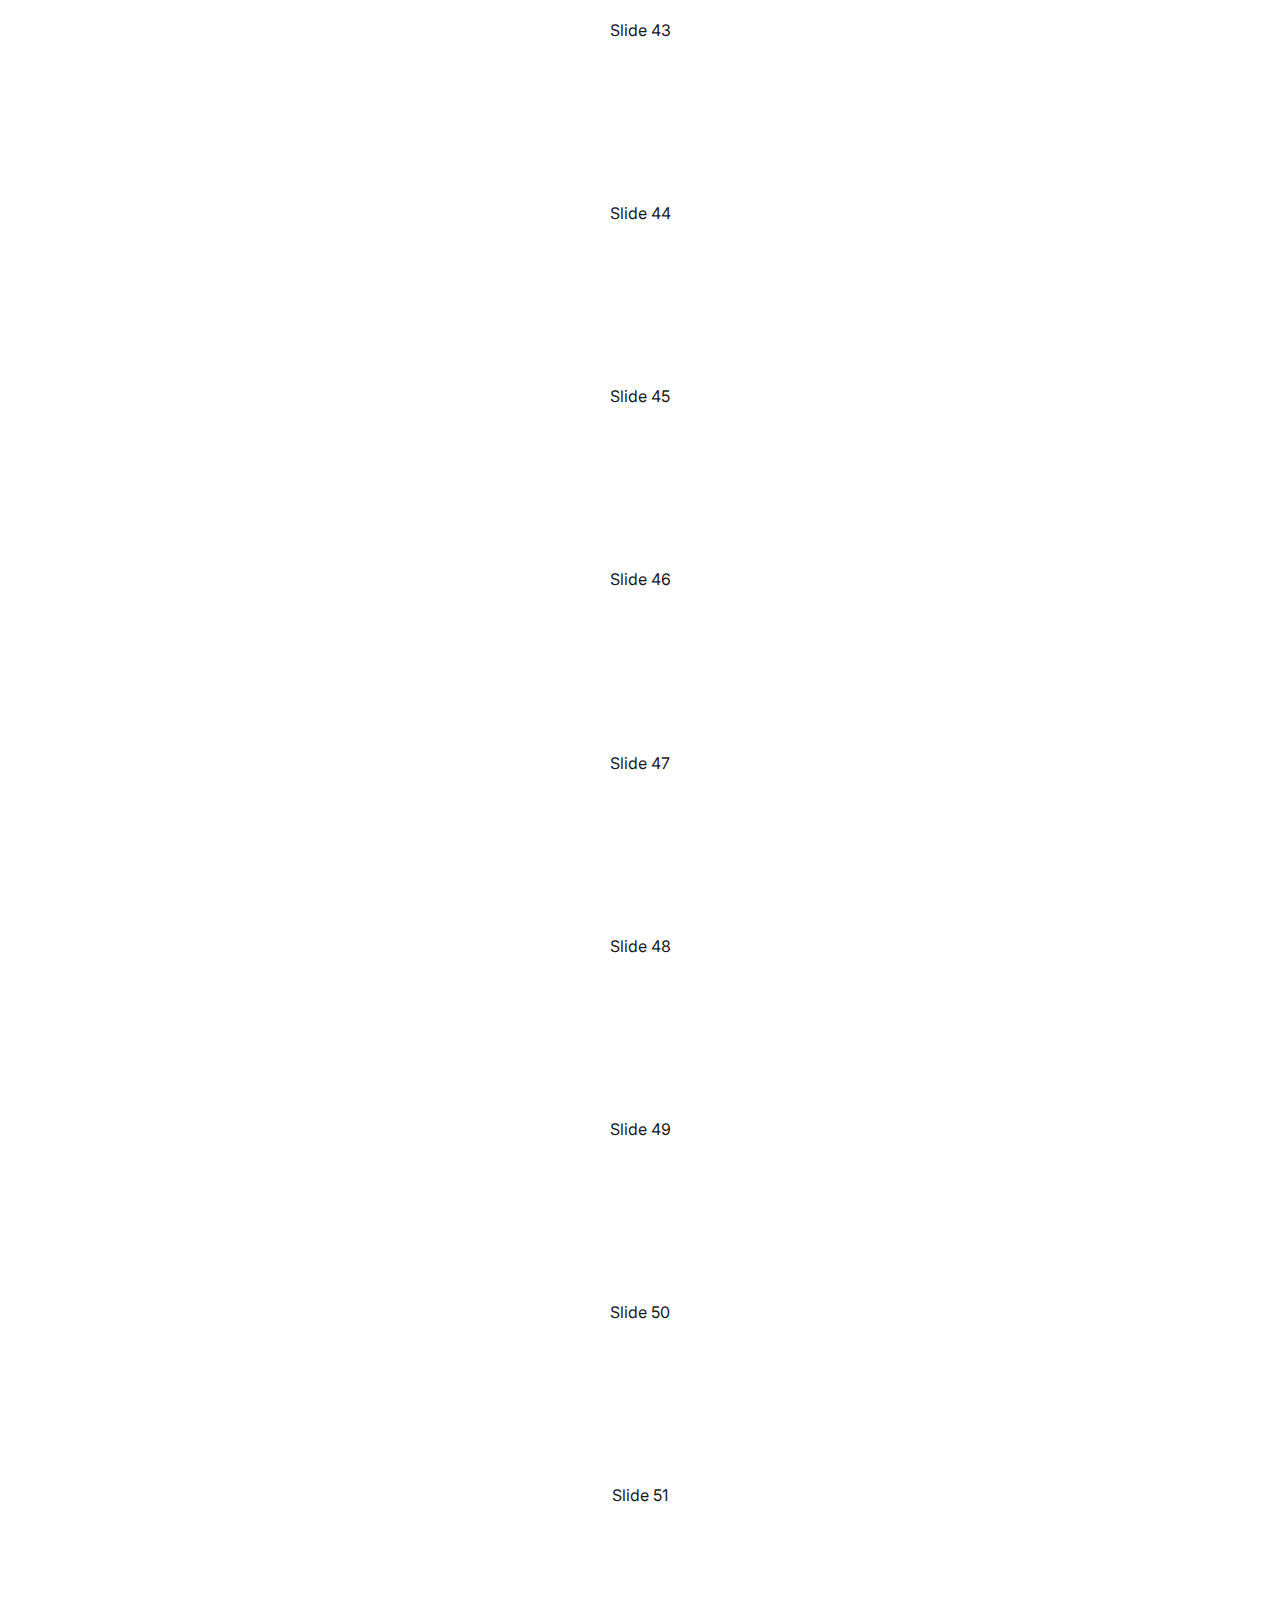
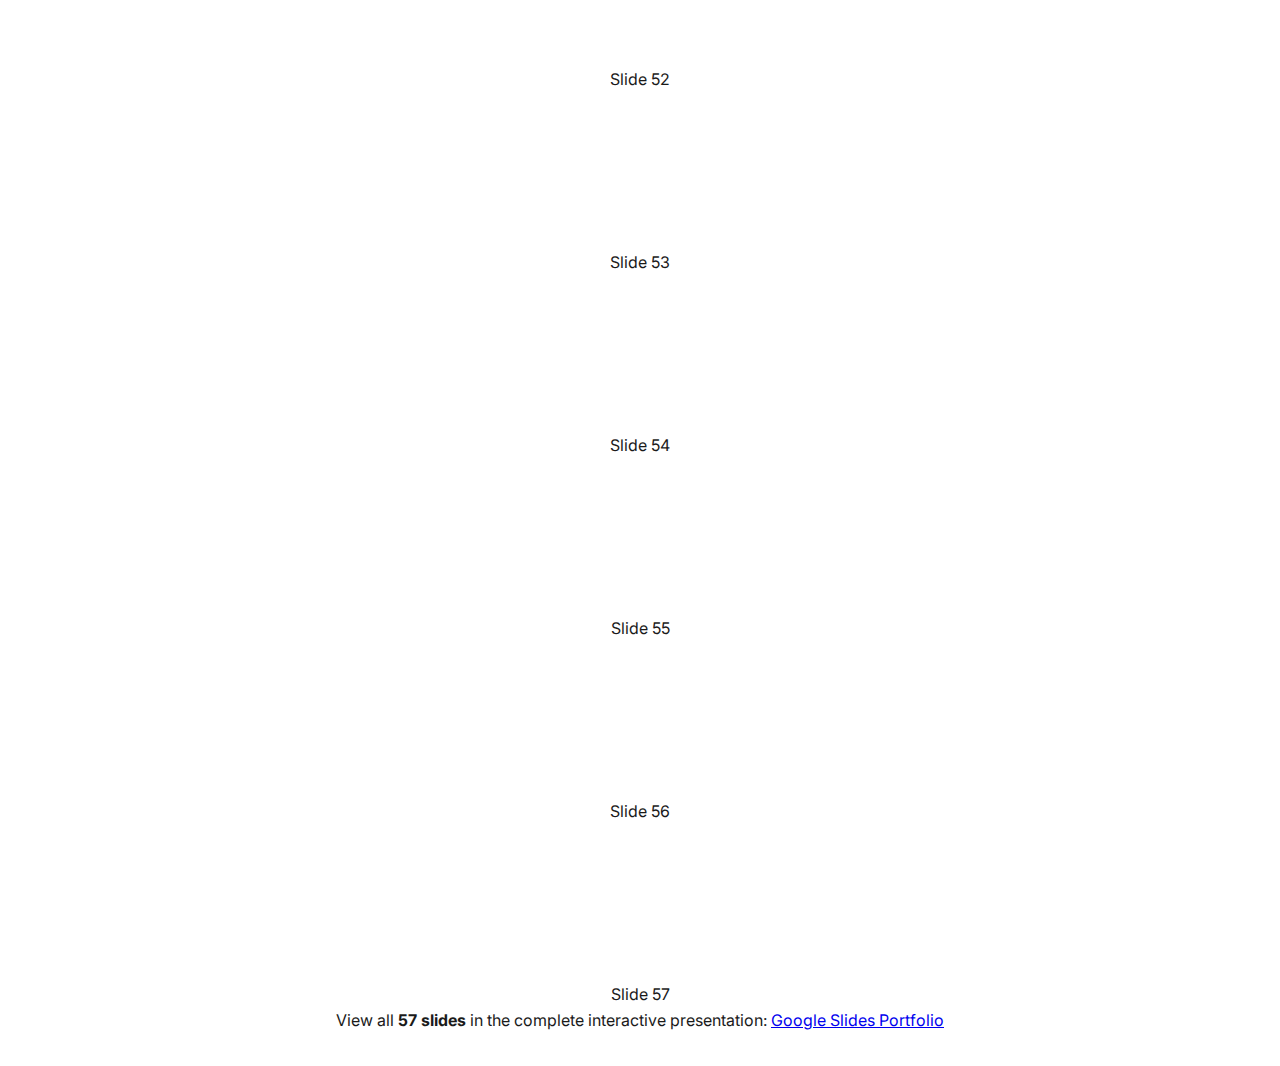
<file: portfolio.html>
<!DOCTYPE html>
<html lang="en">
<head>
    <meta charset="UTF-8">
    <meta name="viewport" content="width=device-width, initial-scale=1.0">
    <title>ARTS 205 Portfolio - Sophia Xin</title>
    <link rel="stylesheet" href="style.css?v=6">
</head>
<body>
    <div class="cursor-dot" data-cursor-dot></div>
    <div class="cursor-outline" data-cursor-outline></div>
    
    <header class="header">
        <nav class="nav">
            <a href="index.html" class="nav-link">Work</a>
            <a href="about.html" class="nav-link">About</a>
            <a href="index.html#contact" class="nav-link">Contact</a>
        </nav>
    </header>

    <main>
        <section class="project-page">
            <div class="project-page-content">
                <h1 class="project-page-title">Semester Portfolio</h1>
                
                <div class="portfolio-description">
                    <p>Portfolio for Wellesley College ARTS205 - Meditated Drawing. </p>
                </div>

                <div class="slides-container">
                    <div class="slide-item">
                        <iframe 
                            src="https://docs.google.com/presentation/d/1jslD6MsrWgA6xIfu7wktOjOvYFiQ4dAFNwh--_PbIpk/embed?start=false&loop=false&rm=minimal"
                            frameborder="0" 
                            class="slide-frame"
                            allowfullscreen="true" 
                            mozallowfullscreen="true" 
                            webkitallowfullscreen="true">
                        </iframe>
                        <p class="slide-caption">Slide 1</p>
                    </div>
                    
                    <div class="slide-item">
                        <iframe 
                            src="https://docs.google.com/presentation/d/1jslD6MsrWgA6xIfu7wktOjOvYFiQ4dAFNwh--_PbIpk/embed?start=false&loop=false&rm=minimal&slide=id.g2d7115f886f_0_378"
                            frameborder="0" 
                            class="slide-frame"
                            allowfullscreen="true" 
                            mozallowfullscreen="true" 
                            webkitallowfullscreen="true">
                        </iframe>
                        <p class="slide-caption">Slide 2</p>
                    </div>
                    
                    <div class="slide-item">
                        <iframe 
                            src="https://docs.google.com/presentation/d/1jslD6MsrWgA6xIfu7wktOjOvYFiQ4dAFNwh--_PbIpk/embed?start=false&loop=false&rm=minimal&slide=3"
                            frameborder="0" 
                            class="slide-frame"
                            allowfullscreen="true" 
                            mozallowfullscreen="true" 
                            webkitallowfullscreen="true">
                        </iframe>
                        <p class="slide-caption">Slide 3</p>
                    </div>
                    
                    <div class="slide-item">
                        <iframe 
                            src="https://docs.google.com/presentation/d/1jslD6MsrWgA6xIfu7wktOjOvYFiQ4dAFNwh--_PbIpk/embed?start=false&loop=false&rm=minimal&slide=4"
                            frameborder="0" 
                            class="slide-frame"
                            allowfullscreen="true" 
                            mozallowfullscreen="true" 
                            webkitallowfullscreen="true">
                        </iframe>
                        <p class="slide-caption">Slide 4</p>
                    </div>
                    
                    <div class="slide-item">
                        <iframe 
                            src="https://docs.google.com/presentation/d/1jslD6MsrWgA6xIfu7wktOjOvYFiQ4dAFNwh--_PbIpk/embed?start=false&loop=false&rm=minimal&slide=5"
                            frameborder="0" 
                            class="slide-frame"
                            allowfullscreen="true" 
                            mozallowfullscreen="true" 
                            webkitallowfullscreen="true">
                        </iframe>
                        <p class="slide-caption">Slide 5</p>
                    </div>
                    
                    <div class="slide-item">
                        <iframe 
                            src="https://docs.google.com/presentation/d/1jslD6MsrWgA6xIfu7wktOjOvYFiQ4dAFNwh--_PbIpk/embed?start=false&loop=false&rm=minimal&slide=6"
                            frameborder="0" 
                            class="slide-frame"
                            allowfullscreen="true" 
                            mozallowfullscreen="true" 
                            webkitallowfullscreen="true">
                        </iframe>
                        <p class="slide-caption">Slide 6</p>
                    </div>
                    
                    <div class="slide-item">
                        <iframe 
                            src="https://docs.google.com/presentation/d/1jslD6MsrWgA6xIfu7wktOjOvYFiQ4dAFNwh--_PbIpk/embed?start=false&loop=false&rm=minimal&slide=7"
                            frameborder="0" 
                            class="slide-frame"
                            allowfullscreen="true" 
                            mozallowfullscreen="true" 
                            webkitallowfullscreen="true">
                        </iframe>
                        <p class="slide-caption">Slide 7</p>
                    </div>
                    
                    <div class="slide-item">
                        <iframe 
                            src="https://docs.google.com/presentation/d/1jslD6MsrWgA6xIfu7wktOjOvYFiQ4dAFNwh--_PbIpk/embed?start=false&loop=false&rm=minimal&slide=8"
                            frameborder="0" 
                            class="slide-frame"
                            allowfullscreen="true" 
                            mozallowfullscreen="true" 
                            webkitallowfullscreen="true">
                        </iframe>
                        <p class="slide-caption">Slide 8</p>
                    </div>
                    
                    <div class="slide-item">
                        <iframe 
                            src="https://docs.google.com/presentation/d/1jslD6MsrWgA6xIfu7wktOjOvYFiQ4dAFNwh--_PbIpk/embed?start=false&loop=false&rm=minimal&slide=9"
                            frameborder="0" 
                            class="slide-frame"
                            allowfullscreen="true" 
                            mozallowfullscreen="true" 
                            webkitallowfullscreen="true">
                        </iframe>
                        <p class="slide-caption">Slide 9</p>
                    </div>
                    
                    <div class="slide-item">
                        <iframe 
                            src="https://docs.google.com/presentation/d/1jslD6MsrWgA6xIfu7wktOjOvYFiQ4dAFNwh--_PbIpk/embed?start=false&loop=false&rm=minimal&slide=10"
                            frameborder="0" 
                            class="slide-frame"
                            allowfullscreen="true" 
                            mozallowfullscreen="true" 
                            webkitallowfullscreen="true">
                        </iframe>
                        <p class="slide-caption">Slide 10</p>
                    </div>
                    
                    <div class="slide-item">
                        <iframe 
                            src="https://docs.google.com/presentation/d/1jslD6MsrWgA6xIfu7wktOjOvYFiQ4dAFNwh--_PbIpk/embed?start=false&loop=false&rm=minimal&slide=11"
                            frameborder="0" 
                            class="slide-frame"
                            allowfullscreen="true" 
                            mozallowfullscreen="true" 
                            webkitallowfullscreen="true">
                        </iframe>
                        <p class="slide-caption">Slide 11</p>
                    </div>
                    
                    <div class="slide-item">
                        <iframe 
                            src="https://docs.google.com/presentation/d/1jslD6MsrWgA6xIfu7wktOjOvYFiQ4dAFNwh--_PbIpk/embed?start=false&loop=false&rm=minimal&slide=12"
                            frameborder="0" 
                            class="slide-frame"
                            allowfullscreen="true" 
                            mozallowfullscreen="true" 
                            webkitallowfullscreen="true">
                        </iframe>
                        <p class="slide-caption">Slide 12</p>
                    </div>
                    
                    <div class="slide-item">
                        <iframe 
                            src="https://docs.google.com/presentation/d/1jslD6MsrWgA6xIfu7wktOjOvYFiQ4dAFNwh--_PbIpk/embed?start=false&loop=false&rm=minimal&slide=13"
                            frameborder="0" 
                            class="slide-frame"
                            allowfullscreen="true" 
                            mozallowfullscreen="true" 
                            webkitallowfullscreen="true">
                        </iframe>
                        <p class="slide-caption">Slide 13</p>
                    </div>
                    
                    <div class="slide-item">
                        <iframe 
                            src="https://docs.google.com/presentation/d/1jslD6MsrWgA6xIfu7wktOjOvYFiQ4dAFNwh--_PbIpk/embed?start=false&loop=false&rm=minimal&slide=14"
                            frameborder="0" 
                            class="slide-frame"
                            allowfullscreen="true" 
                            mozallowfullscreen="true" 
                            webkitallowfullscreen="true">
                        </iframe>
                        <p class="slide-caption">Slide 14</p>
                    </div>
                    
                    <div class="slide-item">
                        <iframe 
                            src="https://docs.google.com/presentation/d/1jslD6MsrWgA6xIfu7wktOjOvYFiQ4dAFNwh--_PbIpk/embed?start=false&loop=false&rm=minimal&slide=15"
                            frameborder="0" 
                            class="slide-frame"
                            allowfullscreen="true" 
                            mozallowfullscreen="true" 
                            webkitallowfullscreen="true">
                        </iframe>
                        <p class="slide-caption">Slide 15</p>
                    </div>
                    
                    <div class="slide-item">
                        <iframe 
                            src="https://docs.google.com/presentation/d/1jslD6MsrWgA6xIfu7wktOjOvYFiQ4dAFNwh--_PbIpk/embed?start=false&loop=false&rm=minimal&slide=16"
                            frameborder="0" 
                            class="slide-frame"
                            allowfullscreen="true" 
                            mozallowfullscreen="true" 
                            webkitallowfullscreen="true">
                        </iframe>
                        <p class="slide-caption">Slide 16</p>
                    </div>
                    
                    <div class="slide-item">
                        <iframe 
                            src="https://docs.google.com/presentation/d/1jslD6MsrWgA6xIfu7wktOjOvYFiQ4dAFNwh--_PbIpk/embed?start=false&loop=false&rm=minimal&slide=17"
                            frameborder="0" 
                            class="slide-frame"
                            allowfullscreen="true" 
                            mozallowfullscreen="true" 
                            webkitallowfullscreen="true">
                        </iframe>
                        <p class="slide-caption">Slide 17</p>
                    </div>
                    
                    <div class="slide-item">
                        <iframe 
                            src="https://docs.google.com/presentation/d/1jslD6MsrWgA6xIfu7wktOjOvYFiQ4dAFNwh--_PbIpk/embed?start=false&loop=false&rm=minimal&slide=18"
                            frameborder="0" 
                            class="slide-frame"
                            allowfullscreen="true" 
                            mozallowfullscreen="true" 
                            webkitallowfullscreen="true">
                        </iframe>
                        <p class="slide-caption">Slide 18</p>
                    </div>
                    
                    <div class="slide-item">
                        <iframe 
                            src="https://docs.google.com/presentation/d/1jslD6MsrWgA6xIfu7wktOjOvYFiQ4dAFNwh--_PbIpk/embed?start=false&loop=false&rm=minimal&slide=19"
                            frameborder="0" 
                            class="slide-frame"
                            allowfullscreen="true" 
                            mozallowfullscreen="true" 
                            webkitallowfullscreen="true">
                        </iframe>
                        <p class="slide-caption">Slide 19</p>
                    </div>
                    
                    <div class="slide-item">
                        <iframe 
                            src="https://docs.google.com/presentation/d/1jslD6MsrWgA6xIfu7wktOjOvYFiQ4dAFNwh--_PbIpk/embed?start=false&loop=false&rm=minimal&slide=20"
                            frameborder="0" 
                            class="slide-frame"
                            allowfullscreen="true" 
                            mozallowfullscreen="true" 
                            webkitallowfullscreen="true">
                        </iframe>
                        <p class="slide-caption">Slide 20</p>
                    </div>
                    
                    <div class="slide-item">
                        <iframe 
                            src="https://docs.google.com/presentation/d/1jslD6MsrWgA6xIfu7wktOjOvYFiQ4dAFNwh--_PbIpk/embed?start=false&loop=false&rm=minimal&slide=21"
                            frameborder="0" 
                            class="slide-frame"
                            allowfullscreen="true" 
                            mozallowfullscreen="true" 
                            webkitallowfullscreen="true">
                        </iframe>
                        <p class="slide-caption">Slide 21</p>
                    </div>
                    
                    <div class="slide-item">
                        <iframe 
                            src="https://docs.google.com/presentation/d/1jslD6MsrWgA6xIfu7wktOjOvYFiQ4dAFNwh--_PbIpk/embed?start=false&loop=false&rm=minimal&slide=22"
                            frameborder="0" 
                            class="slide-frame"
                            allowfullscreen="true" 
                            mozallowfullscreen="true" 
                            webkitallowfullscreen="true">
                        </iframe>
                        <p class="slide-caption">Slide 22</p>
                    </div>
                    
                    <div class="slide-item">
                        <iframe 
                            src="https://docs.google.com/presentation/d/1jslD6MsrWgA6xIfu7wktOjOvYFiQ4dAFNwh--_PbIpk/embed?start=false&loop=false&rm=minimal&slide=23"
                            frameborder="0" 
                            class="slide-frame"
                            allowfullscreen="true" 
                            mozallowfullscreen="true" 
                            webkitallowfullscreen="true">
                        </iframe>
                        <p class="slide-caption">Slide 23</p>
                    </div>
                    
                    <div class="slide-item">
                        <iframe 
                            src="https://docs.google.com/presentation/d/1jslD6MsrWgA6xIfu7wktOjOvYFiQ4dAFNwh--_PbIpk/embed?start=false&loop=false&rm=minimal&slide=24"
                            frameborder="0" 
                            class="slide-frame"
                            allowfullscreen="true" 
                            mozallowfullscreen="true" 
                            webkitallowfullscreen="true">
                        </iframe>
                        <p class="slide-caption">Slide 24</p>
                    </div>
                    
                    <div class="slide-item">
                        <iframe 
                            src="https://docs.google.com/presentation/d/1jslD6MsrWgA6xIfu7wktOjOvYFiQ4dAFNwh--_PbIpk/embed?start=false&loop=false&rm=minimal&slide=25"
                            frameborder="0" 
                            class="slide-frame"
                            allowfullscreen="true" 
                            mozallowfullscreen="true" 
                            webkitallowfullscreen="true">
                        </iframe>
                        <p class="slide-caption">Slide 25</p>
                    </div>
                    
                    <div class="slide-item">
                        <iframe 
                            src="https://docs.google.com/presentation/d/1jslD6MsrWgA6xIfu7wktOjOvYFiQ4dAFNwh--_PbIpk/embed?start=false&loop=false&rm=minimal&slide=26"
                            frameborder="0" 
                            class="slide-frame"
                            allowfullscreen="true" 
                            mozallowfullscreen="true" 
                            webkitallowfullscreen="true">
                        </iframe>
                        <p class="slide-caption">Slide 26</p>
                    </div>
                    
                    <div class="slide-item">
                        <iframe 
                            src="https://docs.google.com/presentation/d/1jslD6MsrWgA6xIfu7wktOjOvYFiQ4dAFNwh--_PbIpk/embed?start=false&loop=false&rm=minimal&slide=27"
                            frameborder="0" 
                            class="slide-frame"
                            allowfullscreen="true" 
                            mozallowfullscreen="true" 
                            webkitallowfullscreen="true">
                        </iframe>
                        <p class="slide-caption">Slide 27</p>
                    </div>
                    
                    <div class="slide-item">
                        <iframe 
                            src="https://docs.google.com/presentation/d/1jslD6MsrWgA6xIfu7wktOjOvYFiQ4dAFNwh--_PbIpk/embed?start=false&loop=false&rm=minimal&slide=28"
                            frameborder="0" 
                            class="slide-frame"
                            allowfullscreen="true" 
                            mozallowfullscreen="true" 
                            webkitallowfullscreen="true">
                        </iframe>
                        <p class="slide-caption">Slide 28</p>
                    </div>
                    
                    <div class="slide-item">
                        <iframe 
                            src="https://docs.google.com/presentation/d/1jslD6MsrWgA6xIfu7wktOjOvYFiQ4dAFNwh--_PbIpk/embed?start=false&loop=false&rm=minimal&slide=29"
                            frameborder="0" 
                            class="slide-frame"
                            allowfullscreen="true" 
                            mozallowfullscreen="true" 
                            webkitallowfullscreen="true">
                        </iframe>
                        <p class="slide-caption">Slide 29</p>
                    </div>
                    
                    <div class="slide-item">
                        <iframe 
                            src="https://docs.google.com/presentation/d/1jslD6MsrWgA6xIfu7wktOjOvYFiQ4dAFNwh--_PbIpk/embed?start=false&loop=false&rm=minimal&slide=30"
                            frameborder="0" 
                            class="slide-frame"
                            allowfullscreen="true" 
                            mozallowfullscreen="true" 
                            webkitallowfullscreen="true">
                        </iframe>
                        <p class="slide-caption">Slide 30</p>
                    </div>
                    
                    <div class="slide-item">
                        <iframe 
                            src="https://docs.google.com/presentation/d/1jslD6MsrWgA6xIfu7wktOjOvYFiQ4dAFNwh--_PbIpk/embed?start=false&loop=false&rm=minimal&slide=31"
                            frameborder="0" 
                            class="slide-frame"
                            allowfullscreen="true" 
                            mozallowfullscreen="true" 
                            webkitallowfullscreen="true">
                        </iframe>
                        <p class="slide-caption">Slide 31</p>
                    </div>
                    
                    <div class="slide-item">
                        <iframe 
                            src="https://docs.google.com/presentation/d/1jslD6MsrWgA6xIfu7wktOjOvYFiQ4dAFNwh--_PbIpk/embed?start=false&loop=false&rm=minimal&slide=32"
                            frameborder="0" 
                            class="slide-frame"
                            allowfullscreen="true" 
                            mozallowfullscreen="true" 
                            webkitallowfullscreen="true">
                        </iframe>
                        <p class="slide-caption">Slide 32</p>
                    </div>
                    
                    <div class="slide-item">
                        <iframe 
                            src="https://docs.google.com/presentation/d/1jslD6MsrWgA6xIfu7wktOjOvYFiQ4dAFNwh--_PbIpk/embed?start=false&loop=false&rm=minimal&slide=33"
                            frameborder="0" 
                            class="slide-frame"
                            allowfullscreen="true" 
                            mozallowfullscreen="true" 
                            webkitallowfullscreen="true">
                        </iframe>
                        <p class="slide-caption">Slide 33</p>
                    </div>
                    
                    <div class="slide-item">
                        <iframe 
                            src="https://docs.google.com/presentation/d/1jslD6MsrWgA6xIfu7wktOjOvYFiQ4dAFNwh--_PbIpk/embed?start=false&loop=false&rm=minimal&slide=34"
                            frameborder="0" 
                            class="slide-frame"
                            allowfullscreen="true" 
                            mozallowfullscreen="true" 
                            webkitallowfullscreen="true">
                        </iframe>
                        <p class="slide-caption">Slide 34</p>
                    </div>
                    
                    <div class="slide-item">
                        <iframe 
                            src="https://docs.google.com/presentation/d/1jslD6MsrWgA6xIfu7wktOjOvYFiQ4dAFNwh--_PbIpk/embed?start=false&loop=false&rm=minimal&slide=35"
                            frameborder="0" 
                            class="slide-frame"
                            allowfullscreen="true" 
                            mozallowfullscreen="true" 
                            webkitallowfullscreen="true">
                        </iframe>
                        <p class="slide-caption">Slide 35</p>
                    </div>
                    
                    <div class="slide-item">
                        <iframe 
                            src="https://docs.google.com/presentation/d/1jslD6MsrWgA6xIfu7wktOjOvYFiQ4dAFNwh--_PbIpk/embed?start=false&loop=false&rm=minimal&slide=36"
                            frameborder="0" 
                            class="slide-frame"
                            allowfullscreen="true" 
                            mozallowfullscreen="true" 
                            webkitallowfullscreen="true">
                        </iframe>
                        <p class="slide-caption">Slide 36</p>
                    </div>
                    
                    <div class="slide-item">
                        <iframe 
                            src="https://docs.google.com/presentation/d/1jslD6MsrWgA6xIfu7wktOjOvYFiQ4dAFNwh--_PbIpk/embed?start=false&loop=false&rm=minimal&slide=37"
                            frameborder="0" 
                            class="slide-frame"
                            allowfullscreen="true" 
                            mozallowfullscreen="true" 
                            webkitallowfullscreen="true">
                        </iframe>
                        <p class="slide-caption">Slide 37</p>
                    </div>
                    
                    <div class="slide-item">
                        <iframe 
                            src="https://docs.google.com/presentation/d/1jslD6MsrWgA6xIfu7wktOjOvYFiQ4dAFNwh--_PbIpk/embed?start=false&loop=false&rm=minimal&slide=38"
                            frameborder="0" 
                            class="slide-frame"
                            allowfullscreen="true" 
                            mozallowfullscreen="true" 
                            webkitallowfullscreen="true">
                        </iframe>
                        <p class="slide-caption">Slide 38</p>
                    </div>
                    
                    <div class="slide-item">
                        <iframe 
                            src="https://docs.google.com/presentation/d/1jslD6MsrWgA6xIfu7wktOjOvYFiQ4dAFNwh--_PbIpk/embed?start=false&loop=false&rm=minimal&slide=39"
                            frameborder="0" 
                            class="slide-frame"
                            allowfullscreen="true" 
                            mozallowfullscreen="true" 
                            webkitallowfullscreen="true">
                        </iframe>
                        <p class="slide-caption">Slide 39</p>
                    </div>
                    
                    <div class="slide-item">
                        <iframe 
                            src="https://docs.google.com/presentation/d/1jslD6MsrWgA6xIfu7wktOjOvYFiQ4dAFNwh--_PbIpk/embed?start=false&loop=false&rm=minimal&slide=40"
                            frameborder="0" 
                            class="slide-frame"
                            allowfullscreen="true" 
                            mozallowfullscreen="true" 
                            webkitallowfullscreen="true">
                        </iframe>
                        <p class="slide-caption">Slide 40</p>
                    </div>
                    
                    <div class="slide-item">
                        <iframe 
                            src="https://docs.google.com/presentation/d/1jslD6MsrWgA6xIfu7wktOjOvYFiQ4dAFNwh--_PbIpk/embed?start=false&loop=false&rm=minimal&slide=41"
                            frameborder="0" 
                            class="slide-frame"
                            allowfullscreen="true" 
                            mozallowfullscreen="true" 
                            webkitallowfullscreen="true">
                        </iframe>
                        <p class="slide-caption">Slide 41</p>
                    </div>
                    
                    <div class="slide-item">
                        <iframe 
                            src="https://docs.google.com/presentation/d/1jslD6MsrWgA6xIfu7wktOjOvYFiQ4dAFNwh--_PbIpk/embed?start=false&loop=false&rm=minimal&slide=42"
                            frameborder="0" 
                            class="slide-frame"
                            allowfullscreen="true" 
                            mozallowfullscreen="true" 
                            webkitallowfullscreen="true">
                        </iframe>
                        <p class="slide-caption">Slide 42</p>
                    </div>
                    
                    <div class="slide-item">
                        <iframe 
                            src="https://docs.google.com/presentation/d/1jslD6MsrWgA6xIfu7wktOjOvYFiQ4dAFNwh--_PbIpk/embed?start=false&loop=false&rm=minimal&slide=43"
                            frameborder="0" 
                            class="slide-frame"
                            allowfullscreen="true" 
                            mozallowfullscreen="true" 
                            webkitallowfullscreen="true">
                        </iframe>
                        <p class="slide-caption">Slide 43</p>
                    </div>
                    
                    <div class="slide-item">
                        <iframe 
                            src="https://docs.google.com/presentation/d/1jslD6MsrWgA6xIfu7wktOjOvYFiQ4dAFNwh--_PbIpk/embed?start=false&loop=false&rm=minimal&slide=44"
                            frameborder="0" 
                            class="slide-frame"
                            allowfullscreen="true" 
                            mozallowfullscreen="true" 
                            webkitallowfullscreen="true">
                        </iframe>
                        <p class="slide-caption">Slide 44</p>
                    </div>
                    
                    <div class="slide-item">
                        <iframe 
                            src="https://docs.google.com/presentation/d/1jslD6MsrWgA6xIfu7wktOjOvYFiQ4dAFNwh--_PbIpk/embed?start=false&loop=false&rm=minimal&slide=45"
                            frameborder="0" 
                            class="slide-frame"
                            allowfullscreen="true" 
                            mozallowfullscreen="true" 
                            webkitallowfullscreen="true">
                        </iframe>
                        <p class="slide-caption">Slide 45</p>
                    </div>
                    
                    <div class="slide-item">
                        <iframe 
                            src="https://docs.google.com/presentation/d/1jslD6MsrWgA6xIfu7wktOjOvYFiQ4dAFNwh--_PbIpk/embed?start=false&loop=false&rm=minimal&slide=46"
                            frameborder="0" 
                            class="slide-frame"
                            allowfullscreen="true" 
                            mozallowfullscreen="true" 
                            webkitallowfullscreen="true">
                        </iframe>
                        <p class="slide-caption">Slide 46</p>
                    </div>
                    
                    <div class="slide-item">
                        <iframe 
                            src="https://docs.google.com/presentation/d/1jslD6MsrWgA6xIfu7wktOjOvYFiQ4dAFNwh--_PbIpk/embed?start=false&loop=false&rm=minimal&slide=47"
                            frameborder="0" 
                            class="slide-frame"
                            allowfullscreen="true" 
                            mozallowfullscreen="true" 
                            webkitallowfullscreen="true">
                        </iframe>
                        <p class="slide-caption">Slide 47</p>
                    </div>
                    
                    <div class="slide-item">
                        <iframe 
                            src="https://docs.google.com/presentation/d/1jslD6MsrWgA6xIfu7wktOjOvYFiQ4dAFNwh--_PbIpk/embed?start=false&loop=false&rm=minimal&slide=48"
                            frameborder="0" 
                            class="slide-frame"
                            allowfullscreen="true" 
                            mozallowfullscreen="true" 
                            webkitallowfullscreen="true">
                        </iframe>
                        <p class="slide-caption">Slide 48</p>
                    </div>
                    
                    <div class="slide-item">
                        <iframe 
                            src="https://docs.google.com/presentation/d/1jslD6MsrWgA6xIfu7wktOjOvYFiQ4dAFNwh--_PbIpk/embed?start=false&loop=false&rm=minimal&slide=49"
                            frameborder="0" 
                            class="slide-frame"
                            allowfullscreen="true" 
                            mozallowfullscreen="true" 
                            webkitallowfullscreen="true">
                        </iframe>
                        <p class="slide-caption">Slide 49</p>
                    </div>
                    
                    <div class="slide-item">
                        <iframe 
                            src="https://docs.google.com/presentation/d/1jslD6MsrWgA6xIfu7wktOjOvYFiQ4dAFNwh--_PbIpk/embed?start=false&loop=false&rm=minimal&slide=50"
                            frameborder="0" 
                            class="slide-frame"
                            allowfullscreen="true" 
                            mozallowfullscreen="true" 
                            webkitallowfullscreen="true">
                        </iframe>
                        <p class="slide-caption">Slide 50</p>
                    </div>
                    
                    <div class="slide-item">
                        <iframe 
                            src="https://docs.google.com/presentation/d/1jslD6MsrWgA6xIfu7wktOjOvYFiQ4dAFNwh--_PbIpk/embed?start=false&loop=false&rm=minimal&slide=51"
                            frameborder="0" 
                            class="slide-frame"
                            allowfullscreen="true" 
                            mozallowfullscreen="true" 
                            webkitallowfullscreen="true">
                        </iframe>
                        <p class="slide-caption">Slide 51</p>
                    </div>
                    
                    <div class="slide-item">
                        <iframe 
                            src="https://docs.google.com/presentation/d/1jslD6MsrWgA6xIfu7wktOjOvYFiQ4dAFNwh--_PbIpk/embed?start=false&loop=false&rm=minimal&slide=52"
                            frameborder="0" 
                            class="slide-frame"
                            allowfullscreen="true" 
                            mozallowfullscreen="true" 
                            webkitallowfullscreen="true">
                        </iframe>
                        <p class="slide-caption">Slide 52</p>
                    </div>
                    
                    <div class="slide-item">
                        <iframe 
                            src="https://docs.google.com/presentation/d/1jslD6MsrWgA6xIfu7wktOjOvYFiQ4dAFNwh--_PbIpk/embed?start=false&loop=false&rm=minimal&slide=53"
                            frameborder="0" 
                            class="slide-frame"
                            allowfullscreen="true" 
                            mozallowfullscreen="true" 
                            webkitallowfullscreen="true">
                        </iframe>
                        <p class="slide-caption">Slide 53</p>
                    </div>
                    
                    <div class="slide-item">
                        <iframe 
                            src="https://docs.google.com/presentation/d/1jslD6MsrWgA6xIfu7wktOjOvYFiQ4dAFNwh--_PbIpk/embed?start=false&loop=false&rm=minimal&slide=54"
                            frameborder="0" 
                            class="slide-frame"
                            allowfullscreen="true" 
                            mozallowfullscreen="true" 
                            webkitallowfullscreen="true">
                        </iframe>
                        <p class="slide-caption">Slide 54</p>
                    </div>
                    
                    <div class="slide-item">
                        <iframe 
                            src="https://docs.google.com/presentation/d/1jslD6MsrWgA6xIfu7wktOjOvYFiQ4dAFNwh--_PbIpk/embed?start=false&loop=false&rm=minimal&slide=55"
                            frameborder="0" 
                            class="slide-frame"
                            allowfullscreen="true" 
                            mozallowfullscreen="true" 
                            webkitallowfullscreen="true">
                        </iframe>
                        <p class="slide-caption">Slide 55</p>
                    </div>
                    
                    <div class="slide-item">
                        <iframe 
                            src="https://docs.google.com/presentation/d/1jslD6MsrWgA6xIfu7wktOjOvYFiQ4dAFNwh--_PbIpk/embed?start=false&loop=false&rm=minimal&slide=56"
                            frameborder="0" 
                            class="slide-frame"
                            allowfullscreen="true" 
                            mozallowfullscreen="true" 
                            webkitallowfullscreen="true">
                        </iframe>
                        <p class="slide-caption">Slide 56</p>
                    </div>
                    
                    <div class="slide-item">
                        <iframe 
                            src="https://docs.google.com/presentation/d/1jslD6MsrWgA6xIfu7wktOjOvYFiQ4dAFNwh--_PbIpk/embed?start=false&loop=false&rm=minimal&slide=57"
                            frameborder="0" 
                            class="slide-frame"
                            allowfullscreen="true" 
                            mozallowfullscreen="true" 
                            webkitallowfullscreen="true">
                        </iframe>
                        <p class="slide-caption">Slide 57</p>
                    </div>
                </div>

                <div class="portfolio-link">
                    <p>View all <strong>57 slides</strong> in the complete interactive presentation: <a href="https://docs.google.com/presentation/d/1jslD6MsrWgA6xIfu7wktOjOvYFiQ4dAFNwh--_PbIpk" target="_blank">Google Slides Portfolio</a></p>
                </div>
            </div>
        </section>
    </main>
    
    <script src="script.js"></script>
</body>
</html>
</file>
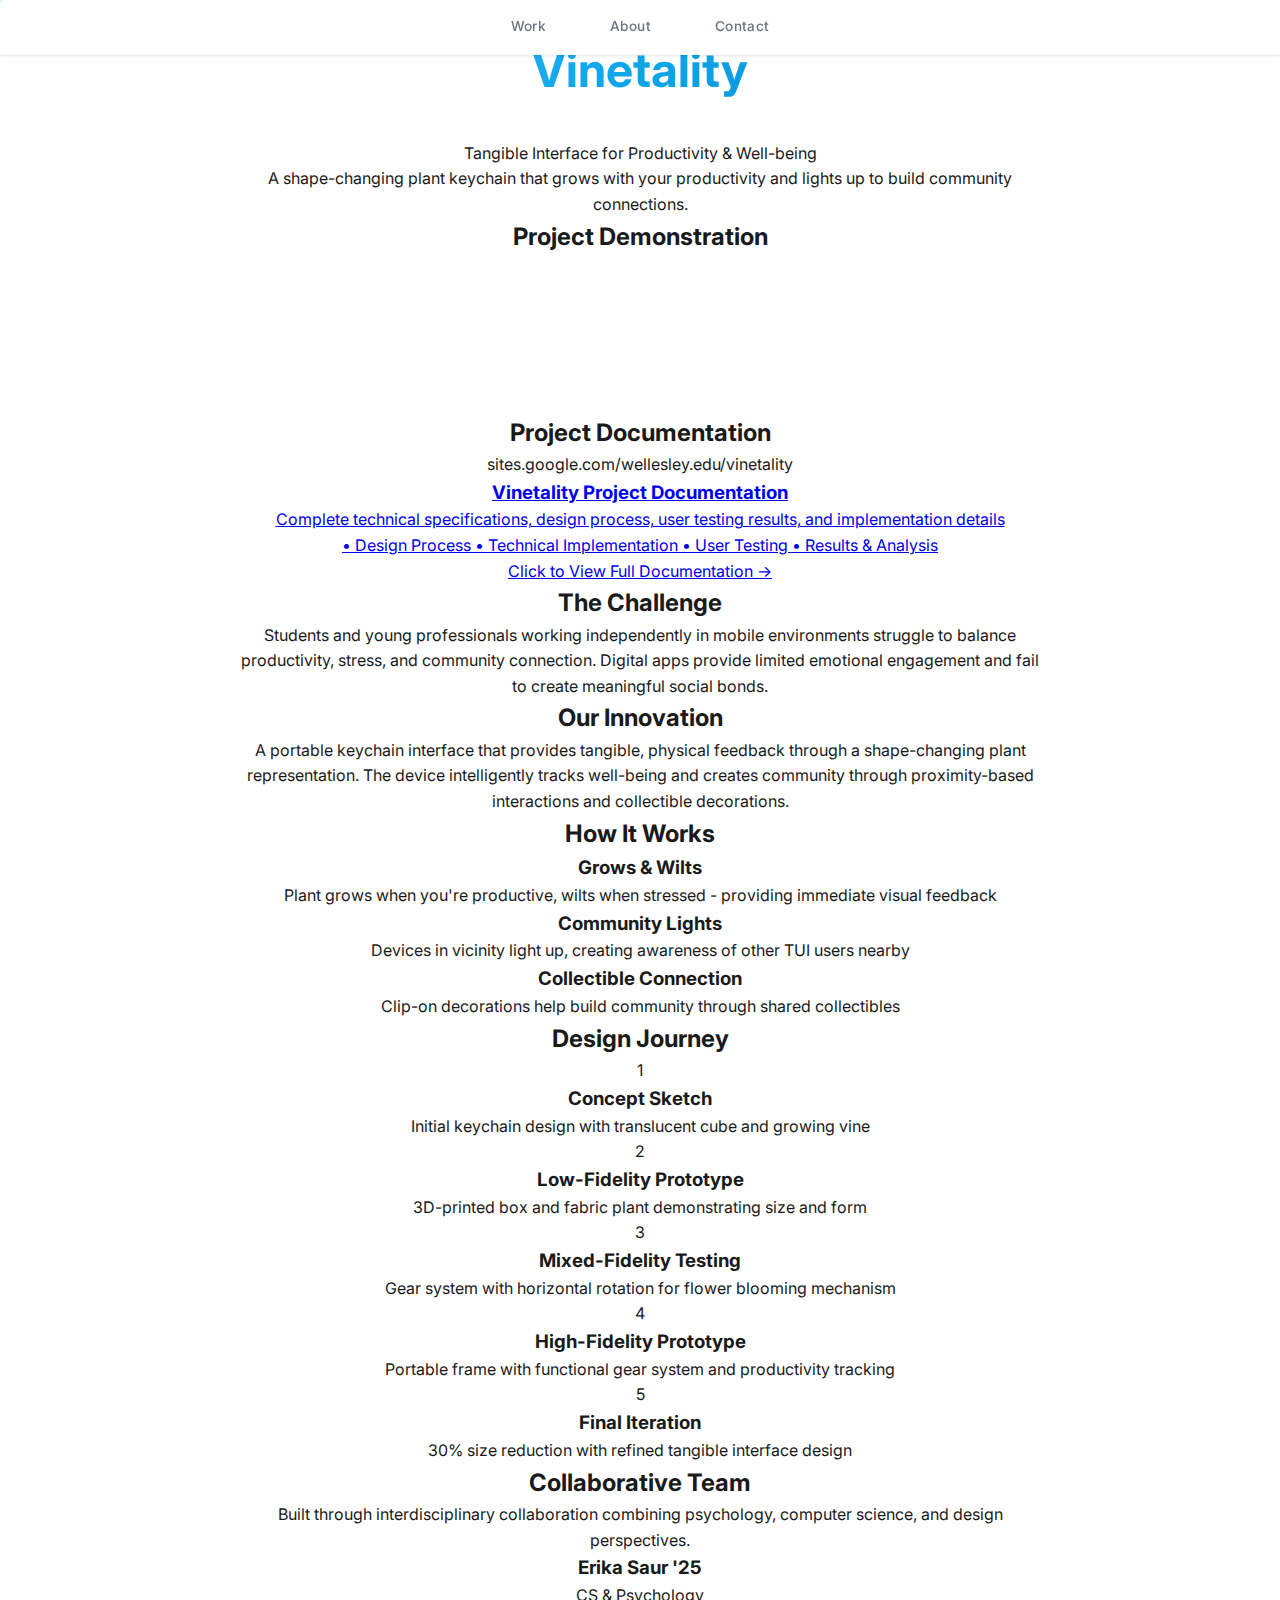
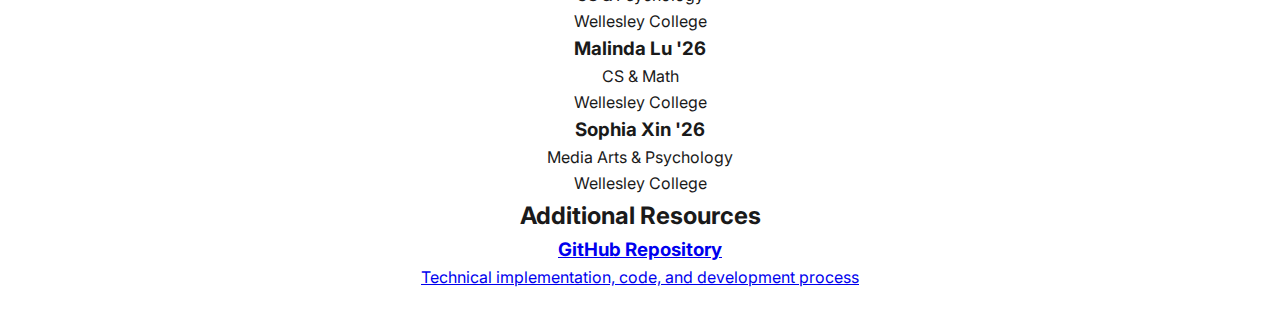
<file: vinetality.html>
<!DOCTYPE html>
<html lang="en">
<head>
    <meta charset="UTF-8">
    <meta name="viewport" content="width=device-width, initial-scale=1.0">
    <title>Vinetality - Sophia Xin</title>
    <link rel="stylesheet" href="style.css?v=6">
</head>
<body>
    <div class="cursor-dot" data-cursor-dot></div>
    <div class="cursor-outline" data-cursor-outline></div>
    
    <header class="header">
        <nav class="nav">
            <a href="index.html" class="nav-link">Work</a>
            <a href="about.html" class="nav-link">About</a>
            <a href="index.html#contact" class="nav-link">Contact</a>
        </nav>
    </header>

    <main>
        <section class="project-page vinetality-page">
            <div class="project-page-content">
                <div class="project-hero">
                    <h1 class="project-page-title">Vinetality</h1>
                    <p class="project-subtitle">Tangible Interface for Productivity & Well-being</p>
                    <div class="hero-concept">
                        <p class="hero-tagline">A shape-changing plant keychain that grows with your productivity and lights up to build community connections.</p>
                    </div>
                </div>

                <div class="project-demo">
                    <h2>Project Demonstration</h2>
                    <div class="demo-container">
                        <iframe 
                            src="https://www.youtube.com/embed/Wz0rExoqUfM" 
                            title="Vinetality Demo" 
                            frameborder="0" 
                            allow="accelerometer; autoplay; clipboard-write; encrypted-media; gyroscope; picture-in-picture" 
                            allowfullscreen
                            class="demo-video">
                        </iframe>
                    </div>
                </div>

                <div class="project-website-preview">
                    <h2>Project Documentation</h2>
                    <div class="website-preview-frame">
                        <div class="browser-header">
                            <div class="browser-buttons">
                                <span class="browser-dot"></span>
                                <span class="browser-dot"></span>
                                <span class="browser-dot"></span>
                            </div>
                            <div class="browser-url">sites.google.com/wellesley.edu/vinetality</div>
                        </div>
                        <a href="https://sites.google.com/wellesley.edu/vinetality/home" target="_blank" class="website-preview-content">
                            <div class="preview-placeholder">
                                <h3>Vinetality Project Documentation</h3>
                                <p>Complete technical specifications, design process, user testing results, and implementation details</p>
                                <div class="preview-sections">
                                    <span class="preview-tag">• Design Process</span>
                                    <span class="preview-tag">• Technical Implementation</span>
                                    <span class="preview-tag">• User Testing</span>
                                    <span class="preview-tag">• Results & Analysis</span>
                                </div>
                                <span class="link-indicator">Click to View Full Documentation →</span>
                            </div>
                        </a>
                    </div>
                </div>

                <div class="problem-solution">
                    <div class="problem-section">
                        <h2>The Challenge</h2>
                        <p>Students and young professionals working independently in mobile environments struggle to balance productivity, stress, and community connection. Digital apps provide limited emotional engagement and fail to create meaningful social bonds.</p>
                    </div>
                    
                    <div class="solution-section">
                        <h2>Our Innovation</h2>
                        <p>A portable keychain interface that provides tangible, physical feedback through a shape-changing plant representation. The device intelligently tracks well-being and creates community through proximity-based interactions and collectible decorations.</p>
                    </div>
                </div>

                <div class="project-demo">
                    <h2>How It Works</h2>
                    <div class="demo-grid">
                        <div class="demo-item">
                            <h3>Grows & Wilts</h3>
                            <p>Plant grows when you're productive, wilts when stressed - providing immediate visual feedback</p>
                        </div>
                        <div class="demo-item">
                            <h3>Community Lights</h3>
                            <p>Devices in vicinity light up, creating awareness of other TUI users nearby</p>
                        </div>
                        <div class="demo-item">
                            <h3>Collectible Connection</h3>
                            <p>Clip-on decorations help build community through shared collectibles</p>
                        </div>
                    </div>
                </div>

                <div class="project-journey">
                    <h2>Design Journey</h2>
                    <div class="journey-timeline">
                        <div class="timeline-item">
                            <div class="timeline-marker">1</div>
                            <div class="timeline-content">
                                <h3>Concept Sketch</h3>
                                <p>Initial keychain design with translucent cube and growing vine</p>
                            </div>
                        </div>
                        <div class="timeline-item">
                            <div class="timeline-marker">2</div>
                            <div class="timeline-content">
                                <h3>Low-Fidelity Prototype</h3>
                                <p>3D-printed box and fabric plant demonstrating size and form</p>
                            </div>
                        </div>
                        <div class="timeline-item">
                            <div class="timeline-marker">3</div>
                            <div class="timeline-content">
                                <h3>Mixed-Fidelity Testing</h3>
                                <p>Gear system with horizontal rotation for flower blooming mechanism</p>
                            </div>
                        </div>
                        <div class="timeline-item">
                            <div class="timeline-marker">4</div>
                            <div class="timeline-content">
                                <h3>High-Fidelity Prototype</h3>
                                <p>Portable frame with functional gear system and productivity tracking</p>
                            </div>
                        </div>
                        <div class="timeline-item">
                            <div class="timeline-marker">5</div>
                            <div class="timeline-content">
                                <h3>Final Iteration</h3>
                                <p>30% size reduction with refined tangible interface design</p>
                            </div>
                        </div>
                    </div>
                </div>

                <div class="collaborative-team">
                    <h2>Collaborative Team</h2>
                    <p class="team-intro">Built through interdisciplinary collaboration combining psychology, computer science, and design perspectives.</p>
                    <div class="team-grid">
                        <div class="team-member">
                            <div class="member-info">
                                <h3>Erika Saur '25</h3>
                                <p class="member-field">CS & Psychology</p>
                                <p class="member-school">Wellesley College</p>
                            </div>
                        </div>
                        <div class="team-member">
                            <div class="member-info">
                                <h3>Malinda Lu '26</h3>
                                <p class="member-field">CS & Math</p>
                                <p class="member-school">Wellesley College</p>
                            </div>
                        </div>
                        <div class="team-member">
                            <div class="member-info">
                                <h3>Sophia Xin '26</h3>
                                <p class="member-field">Media Arts & Psychology</p>
                                <p class="member-school">Wellesley College</p>
                            </div>
                        </div>
                    </div>
                </div>

                <div class="project-resources">
                    <h2>Additional Resources</h2>
                    <div class="resources-grid">
                        <a href="https://github.com/Erika-S/cs320" target="_blank" class="resource-card">
                            <h3>GitHub Repository</h3>
                            <p>Technical implementation, code, and development process</p>
                        </a>
                    </div>
                </div>
            </div>
        </section>
    </main>
    
    <script src="script.js"></script>
</body>
</html>
</file>
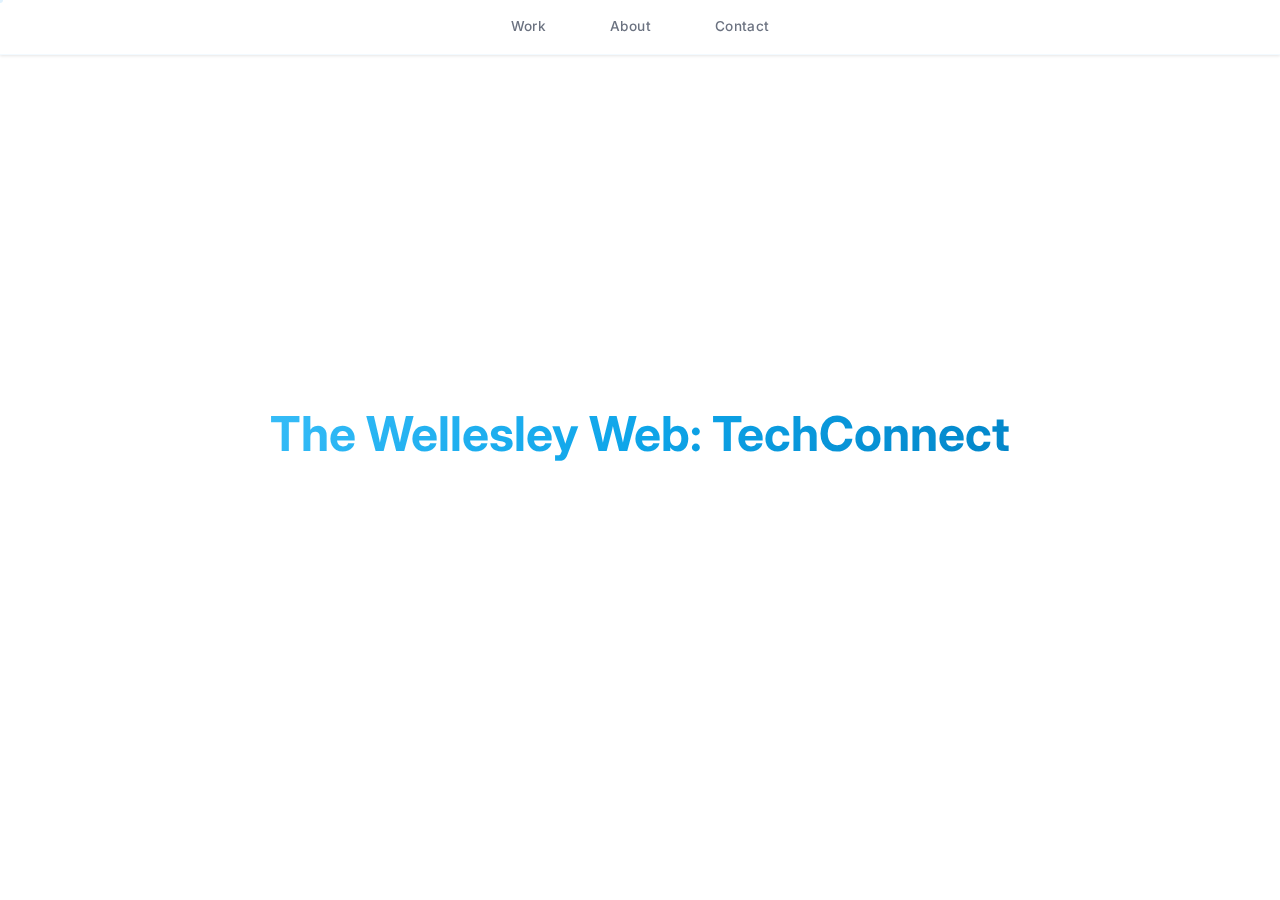
<file: wellesleyweb.html>
<!DOCTYPE html>
<html lang="en">
<head>
    <meta charset="UTF-8">
    <meta name="viewport" content="width=device-width, initial-scale=1.0">
    <title>The Wellesley Web: TechConnect - Sophia Xin</title>
    <link rel="stylesheet" href="style.css?v=6">
</head>
<body>
    <div class="cursor-dot" data-cursor-dot></div>
    <div class="cursor-outline" data-cursor-outline></div>
    
    <header class="header">
        <nav class="nav">
            <a href="index.html" class="nav-link">Work</a>
            <a href="about.html" class="nav-link">About</a>
            <a href="index.html#contact" class="nav-link">Contact</a>
        </nav>
    </header>

    <main>
        <section class="project-page">
            <div class="project-page-content">
                <h1 class="project-page-title">The Wellesley Web: TechConnect</h1>
            </div>
        </section>
    </main>
    
    <script src="script.js"></script>
</body>
</html>
</file>
<file: style.css>
/* Modern Futuristic Portfolio */
@import url('https://fonts.googleapis.com/css2?family=Inter:wght@300;400;500;600;700&display=swap');

:root {
    --color-bg: #ffffff;
    --color-bg-secondary: #ffffff;
    --color-text: #1a1a1a;
    --color-text-muted: #6b7280;
    --color-accent: #e0f2fe;
    --color-accent-secondary: #bae6fd;
    --color-tertiary: #f0f9ff;
    --color-border: rgba(224, 242, 254, 0.4);
    --color-card: rgba(255, 255, 255, 0.95);
    
    --gradient-primary: linear-gradient(135deg, #f0f9ff 0%, #e0f2fe 100%);
    --gradient-secondary: linear-gradient(135deg, #e0f2fe 0%, #bae6fd 100%);
    --gradient-tertiary: linear-gradient(135deg, #bae6fd 0%, #7dd3fc 100%);
    --gradient-text: linear-gradient(135deg, #38bdf8, #0ea5e9, #0284c7);
    --gradient-bg: #ffffff;
    --gradient-subtle: linear-gradient(135deg, rgba(224, 242, 254, 0.1) 0%, rgba(240, 249, 255, 0.05) 100%);
    
    --font-primary: 'Inter', -apple-system, BlinkMacSystemFont, sans-serif;
    --font-mono: 'SF Mono', Consolas, 'Liberation Mono', monospace;
    
    --spacing-xs: 0.5rem;
    --spacing-sm: 1rem;
    --spacing-md: 1.5rem;
    --spacing-lg: 2rem;
    --spacing-xl: 3rem;
    --spacing-2xl: 4rem;
    
    --max-width: 1200px;
    --border-radius: 12px;
    --shadow-subtle: 0 1px 3px rgba(245, 158, 11, 0.1), 0 1px 2px rgba(139, 92, 246, 0.05);
    --shadow-medium: 0 4px 6px rgba(245, 158, 11, 0.15), 0 2px 4px rgba(139, 92, 246, 0.1);
    --shadow-large: 0 10px 15px rgba(245, 158, 11, 0.2), 0 4px 6px rgba(139, 92, 246, 0.15);
    --shadow-glow: 0 0 20px rgba(245, 158, 11, 0.3), 0 0 40px rgba(139, 92, 246, 0.1);
}

* {
    margin: 0;
    padding: 0;
    box-sizing: border-box;
}

body {
    font-family: var(--font-primary);
    color: var(--color-text);
    background: var(--gradient-bg);
    line-height: 1.6;
    font-size: 16px;
    min-height: 100vh;
    overflow-x: hidden;
    -webkit-font-smoothing: antialiased;
    -moz-osx-font-smoothing: grayscale;
    cursor: none;
}

/* Custom cursor */
.cursor-dot {
    position: fixed;
    top: 0;
    left: 0;
    transform: translate(-50%, -50%);
    border-radius: 50%;
    z-index: 9999;
    pointer-events: none;
    width: 6px;
    height: 6px;
    background: var(--color-accent);
    mix-blend-mode: multiply;
    transition: transform 0.1s ease-out;
}

.cursor-outline {
    display: none;
}

/* Remove underlines from project card links */
.project-card-link {
    text-decoration: none !important;
    color: inherit;
}

.project-card-link:hover {
    text-decoration: none !important;
}

/* Show default cursor on mobile */
@media (max-width: 768px) {
    body { cursor: auto; }
    .cursor-dot { display: none; }
}

.header {
    position: fixed;
    top: 0;
    width: 100%;
    background: rgba(255, 255, 255, 0.98);
    backdrop-filter: blur(20px);
    border-bottom: 1px solid var(--color-border);
    z-index: 100;
    box-shadow: 0 1px 3px rgba(0, 0, 0, 0.1);
}

.nav {
    max-width: var(--max-width);
    margin: 0 auto;
    padding: 0.5rem var(--spacing-md);
    display: flex;
    justify-content: center;
    gap: var(--spacing-lg);
}

.nav-link {
    text-decoration: none;
    color: var(--color-text-muted);
    font-weight: 500;
    transition: color 0.2s ease;
    padding: 0.5rem 1rem;
    border-radius: var(--border-radius);
    font-size: 0.85rem;
    letter-spacing: 0.025em;
}

.nav-link:hover,
.nav-link.active {
    color: var(--color-text);
}

main {
    max-width: var(--max-width);
    margin: 0 auto;
    padding: 0 var(--spacing-md);
}

.hero {
    min-height: 50vh;
    display: flex;
    align-items: center;
    position: relative;
    margin-bottom: 0;
    background: linear-gradient(135deg, #ffffff 0%, #fefefe 100%);
    padding-top: calc(60px + var(--spacing-2xl));
    padding-bottom: var(--spacing-2xl);
}

.hero-content {
    display: grid;
    grid-template-columns: 1fr 1fr;
    gap: var(--spacing-2xl);
    align-items: center;
    width: 100%;
    max-width: var(--max-width);
    margin: 0 auto;
}

.hero-intro {
    z-index: 2;
    padding-top: var(--spacing-lg);
}

.hero-left {
    display: flex;
    flex-direction: column;
    justify-content: center;
}

.hero-right {
    display: flex;
    flex-direction: column;
    justify-content: center;
    align-items: flex-end;
    text-align: right;
}

.about-button {
    display: inline-flex;
    align-items: center;
    padding: 0.7rem 1.4rem;
    background: linear-gradient(135deg, rgba(0, 0, 0, 0.04) 0%, rgba(0, 0, 0, 0.02) 100%);
    color: #374151;
    text-decoration: none;
    font-weight: 500;
    border-radius: 12px;
    border: 1px solid rgba(0, 0, 0, 0.08);
    transition: all 0.3s cubic-bezier(0.4, 0, 0.2, 1);
    font-size: 0.9rem;
    backdrop-filter: blur(20px);
    box-shadow: 0 1px 3px rgba(0, 0, 0, 0.05);
}

.about-button:hover {
    background: linear-gradient(135deg, rgba(0, 0, 0, 0.06) 0%, rgba(0, 0, 0, 0.04) 100%);
    border-color: rgba(0, 0, 0, 0.12);
    transform: translateY(-2px);
    box-shadow: 0 4px 12px rgba(0, 0, 0, 0.1);
}

.hero-title.animated-text {
    font-size: clamp(2.5rem, 6vw, 4rem);
    font-weight: 700;
    letter-spacing: -0.04em;
    margin-bottom: var(--spacing-md);
    line-height: 1.05;
    position: relative;
    color: #0f172a;
}

.hero-subtitle {
    font-size: 1.25rem;
    color: #64748b;
    font-weight: 400;
    opacity: 0.9;
}

.typing-text {
    display: inline;
}



.hero-subtitle {
    font-size: 1.4rem;
    color: var(--color-text-muted);
    font-weight: 400;
    margin-bottom: var(--spacing-lg);
    line-height: 1.3;
}

.hero-description {
    margin-bottom: var(--spacing-sm);
}

.hero-description p {
    font-size: 1rem;
    color: var(--color-text-muted);
    line-height: 1.5;
    max-width: 450px;
    margin: 0 auto;
}

.hero-actions {
    display: flex;
    gap: var(--spacing-md);
    align-items: center;
    justify-content: center;
}

.cta-button {
    display: inline-flex;
    align-items: center;
    padding: 1rem 2rem;
    background: var(--color-accent);
    color: white;
    text-decoration: none;
    font-weight: 600;
    border-radius: var(--border-radius);
    transition: all 0.3s ease;
    box-shadow: var(--shadow-medium);
}

.cta-button:hover {
    transform: translateY(-2px);
    box-shadow: var(--shadow-large);
    background: var(--color-accent-secondary);
}

.cta-secondary {
    display: inline-flex;
    align-items: center;
    padding: 1rem 2rem;
    color: var(--color-text);
    text-decoration: none;
    font-weight: 500;
    border: 1px solid var(--color-border);
    border-radius: var(--border-radius);
    transition: all 0.2s ease;
}

.cta-secondary:hover {
    border-color: var(--color-accent);
    color: var(--color-accent);
}

.hero-projects-preview {
    display: flex;
    flex-direction: column;
    justify-content: center;
    align-items: center;
    padding-top: var(--spacing-2xl);
}


.section {
    margin-bottom: 0;
    padding: var(--spacing-xl) 0;
}

.section#projects {
    background: linear-gradient(135deg, #f0f9ff 0%, #e0f2fe 50%, #dbeafe 100%);
    color: #1a202c;
    margin: 0 -50vw;
    padding: var(--spacing-xl) 50vw;
    position: relative;
}

.section#contact {
    background: #ffffff;
    color: #1a202c;
    margin: 0 -50vw;
    padding: var(--spacing-lg) 50vw;
}

.projects-header {
    display: flex;
    justify-content: center;
    align-items: center;
    margin-bottom: var(--spacing-xl);
    position: relative;
    z-index: 2;
}

.section#projects .section-title {
    color: #374151;
    margin-bottom: 0;
    opacity: 0.9;
}

.contact-content {
    text-align: center;
    max-width: 500px;
    margin: 0 auto;
}

.contact-title {
    font-size: 1.5rem;
    font-weight: 600;
    color: #111827;
    margin-bottom: var(--spacing-xs);
}

.contact-subtitle {
    font-size: 0.95rem;
    color: #6b7280;
    margin-bottom: var(--spacing-md);
    line-height: 1.4;
}

.contact-grid {
    display: flex;
    justify-content: center;
    gap: var(--spacing-sm);
    flex-wrap: wrap;
}

.contact-item {
    display: flex;
    align-items: center;
    text-decoration: none;
    padding: 0.4rem 0.8rem;
    border-radius: 6px;
    transition: all 0.2s ease;
    background: rgba(0, 0, 0, 0.03);
    border: 1px solid rgba(0, 0, 0, 0.05);
    font-size: 0.85rem;
    color: #374151;
    font-weight: 500;
    gap: 0.3rem;
}

.contact-item:hover {
    background: rgba(0, 0, 0, 0.06);
    border-color: rgba(0, 0, 0, 0.1);
    transform: translateY(-1px);
}

.contact-icon {
    font-size: 0.9rem;
    opacity: 0.8;
}


.section#projects .project-title,
.section#projects .project-description,
.section#projects .project-type,
.section#projects .project-year {
    color: #1a202c;
}

.section#projects .project-description {
    color: #374151;
}

.section#projects .project-type {
    color: #0ea5e9;
}

.section#projects .project-year {
    color: #6b7280;
}


.section-title {
    font-size: 1.875rem;
    font-weight: 600;
    margin-bottom: var(--spacing-xl);
    text-align: left;
    color: var(--color-text);
    letter-spacing: -0.015em;
}


.section-content {
    font-size: 1.125rem;
    color: var(--color-text-muted);
    text-align: left;
    max-width: 700px;
    line-height: 1.6;
}

.projects-grid {
    display: grid;
    grid-template-columns: repeat(auto-fit, minmax(320px, 1fr));
    gap: var(--spacing-lg);
    margin-top: var(--spacing-lg);
}

.project-card {
    border: 1px solid rgba(0, 0, 0, 0.06);
    border-radius: 12px;
    background: rgba(255, 255, 255, 0.8);
    transition: all 0.4s cubic-bezier(0.4, 0, 0.2, 1);
    overflow: hidden;
    display: flex;
    flex-direction: column;
    box-shadow: 0 1px 3px rgba(0, 0, 0, 0.05);
    backdrop-filter: blur(10px);
    cursor: pointer;
}

.project-card:hover {
    transform: translateY(-8px) scale(1.02);
    box-shadow: 0 20px 40px rgba(0, 0, 0, 0.1), 0 8px 16px rgba(0, 0, 0, 0.06);
    border-color: rgba(0, 0, 0, 0.12);
    background: rgba(255, 255, 255, 0.95);
}

.project-image {
    height: 220px;
    position: relative;
    overflow: hidden;
    transition: transform 0.4s cubic-bezier(0.4, 0, 0.2, 1);
}

.project-video, .presentation-frame {
    width: 100%;
    height: 100%;
    border-radius: 8px;
    border: none;
}

.project-card:hover .project-image {
    transform: scale(1.05);
}

.project-placeholder {
    width: 100%;
    height: 100%;
    display: flex;
    align-items: center;
    justify-content: center;
    position: relative;
}

.project-placeholder[data-type="web"] {
    background: linear-gradient(135deg, #f0f9ff 0%, #e0f2fe 100%);
}

.project-placeholder[data-type="mobile"] {
    background: linear-gradient(135deg, #e0f2fe 0%, #bae6fd 100%);
}

.project-placeholder[data-type="data"] {
    background: linear-gradient(135deg, #bae6fd 0%, #7dd3fc 100%);
}

.project-placeholder[data-type="ai"] {
    background: linear-gradient(135deg, #f0f9ff 0%, #e0f2fe 100%);
}

.project-placeholder[data-type="blockchain"] {
    background: linear-gradient(135deg, #e0f2fe 0%, #bae6fd 100%);
}

.project-placeholder[data-type="design"] {
    background: linear-gradient(135deg, #f0f9ff 0%, #dbeafe 100%);
}

.project-content {
    padding: var(--spacing-lg);
    flex-grow: 1;
    display: flex;
    flex-direction: column;
    transition: all 0.3s ease;
}

.project-card:hover .project-content {
    transform: translateY(-2px);
}

.project-meta {
    display: flex;
    justify-content: space-between;
    align-items: center;
    margin-bottom: var(--spacing-sm);
}

.project-type {
    font-size: 0.75rem;
    font-weight: 500;
    text-transform: uppercase;
    letter-spacing: 0.05em;
    color: var(--color-accent);
}

.project-year {
    font-size: 0.75rem;
    color: var(--color-text-muted);
    font-weight: 500;
}

.project-title {
    font-size: 1.375rem;
    font-weight: 600;
    margin-bottom: var(--spacing-sm);
    color: var(--color-text);
    letter-spacing: -0.015em;
}

.project-description {
    color: var(--color-text-muted);
    margin-bottom: var(--spacing-md);
    line-height: 1.5;
    flex-grow: 1;
}

.project-tech {
    display: flex;
    gap: var(--spacing-xs);
    margin-bottom: var(--spacing-md);
    flex-wrap: wrap;
}

.project-tech span {
    font-size: 0.75rem;
    padding: 0.25rem 0.5rem;
    background: var(--color-bg);
    color: var(--color-text-muted);
    border-radius: 4px;
    font-weight: 500;
}

.project-link {
    display: inline-flex;
    align-items: center;
    color: var(--color-accent);
    text-decoration: none;
    font-weight: 500;
    font-size: 0.9rem;
    transition: color 0.2s ease;
    margin-top: auto;
}

.project-link:hover {
    color: var(--color-text);
}



.contact-link:hover {
    transform: translateY(-1px);
    box-shadow: var(--shadow-medium);
    border-color: var(--color-accent);
    background: var(--color-accent);
    color: white;
}

/* About page styles */
.about-main {
    max-width: 800px;
    margin: 0 auto;
    padding: 0 var(--spacing-md);
}

.about-hero {
    padding: calc(80px + var(--spacing-2xl)) 0 var(--spacing-2xl);
}

.about-title {
    font-size: 2.5rem;
    font-weight: 700;
    margin-bottom: var(--spacing-xl);
    color: var(--color-text);
    letter-spacing: -0.02em;
}

.about-text {
    margin-bottom: var(--spacing-2xl);
}

.about-text p {
    font-size: 1.125rem;
    line-height: 1.7;
    color: var(--color-text-muted);
    margin-bottom: var(--spacing-lg);
}

.about-intro {
    font-size: 1.25rem !important;
    color: var(--color-text) !important;
    font-weight: 500;
}

.skills-section {
    margin-bottom: var(--spacing-2xl);
}

.skills-title {
    font-size: 1.5rem;
    font-weight: 600;
    margin-bottom: var(--spacing-lg);
    color: var(--color-text);
}

.skills-grid {
    display: grid;
    grid-template-columns: repeat(auto-fit, minmax(250px, 1fr));
    gap: var(--spacing-lg);
}

.skill-category h3 {
    font-size: 1rem;
    font-weight: 600;
    margin-bottom: var(--spacing-sm);
    color: var(--color-accent);
    text-transform: uppercase;
    letter-spacing: 0.05em;
}

.skill-tags {
    display: flex;
    flex-wrap: wrap;
    gap: var(--spacing-xs);
}

.skill-tags span {
    font-size: 0.875rem;
    padding: 0.5rem 1rem;
    background: var(--color-bg-secondary);
    border: 1px solid var(--color-border);
    color: var(--color-text-muted);
    border-radius: var(--border-radius);
    font-weight: 500;
}

.experience-section {
    margin-bottom: var(--spacing-2xl);
}

.experience-title {
    font-size: 1.5rem;
    font-weight: 600;
    margin-bottom: var(--spacing-lg);
    color: var(--color-text);
}

.experience-item {
    margin-bottom: var(--spacing-xl);
    padding-bottom: var(--spacing-xl);
    border-bottom: 1px solid var(--color-border);
}

.experience-item:last-child {
    border-bottom: none;
    margin-bottom: 0;
    padding-bottom: 0;
}

.experience-header {
    display: flex;
    justify-content: space-between;
    align-items: baseline;
    margin-bottom: var(--spacing-xs);
}

.experience-header h3 {
    font-size: 1.125rem;
    font-weight: 600;
    color: var(--color-text);
}

.experience-period {
    font-size: 0.875rem;
    color: var(--color-text-muted);
    font-weight: 500;
}

.experience-company {
    font-size: 1rem;
    color: var(--color-accent);
    font-weight: 500;
    margin-bottom: var(--spacing-sm);
}

.experience-description {
    font-size: 1rem;
    line-height: 1.6;
    color: var(--color-text-muted);
}

.contact-content {
    max-width: 600px;
}

.contact-intro {
    font-size: 1.125rem;
    line-height: 1.6;
    color: var(--color-text-muted);
    margin-bottom: var(--spacing-lg);
}

/* Responsive design */
@media (max-width: 768px) {
    .nav {
        gap: var(--spacing-md);
        padding: var(--spacing-sm);
    }
    
    .hero {
        min-height: 55vh;
        padding-top: calc(60px + var(--spacing-xl));
        padding-bottom: var(--spacing-xl);
    }
    
    .hero-content {
        grid-template-columns: 1fr;
        gap: var(--spacing-md);
        text-align: center;
    }
    
    .hero-right {
        align-items: center;
        text-align: center;
    }
    
    .hero-title.animated-text {
        font-size: clamp(2rem, 7vw, 3rem);
    }
    
    .projects-header {
        flex-direction: column;
        gap: var(--spacing-sm);
        text-align: center;
    }
    
    .contact-grid {
        grid-template-columns: repeat(2, 1fr);
    }
    
    
    .hero-actions {
        justify-content: center;
    }
    
    .contact-links {
        flex-wrap: wrap;
        justify-content: center;
        gap: var(--spacing-xs);
    }
    
    .projects-grid {
        grid-template-columns: 1fr;
    }
    
    .skills-grid {
        grid-template-columns: 1fr;
    }
    
    .experience-header {
        flex-direction: column;
        align-items: flex-start;
    }
}

/* Project Page Styles */
.project-page {
    min-height: 100vh;
    display: flex;
    align-items: center;
    justify-content: center;
    padding: 2rem;
    background: var(--gradient-bg);
}

.project-page-content {
    text-align: center;
    max-width: 800px;
}

.project-page-title {
    font-size: 3rem;
    font-weight: 700;
    color: var(--color-text);
    margin-bottom: 2rem;
    background: var(--gradient-text);
    -webkit-background-clip: text;
    -webkit-text-fill-color: transparent;
    background-clip: text;
}

@media (max-width: 768px) {
    .project-page-title {
        font-size: 2rem;
    }
}
</file>
